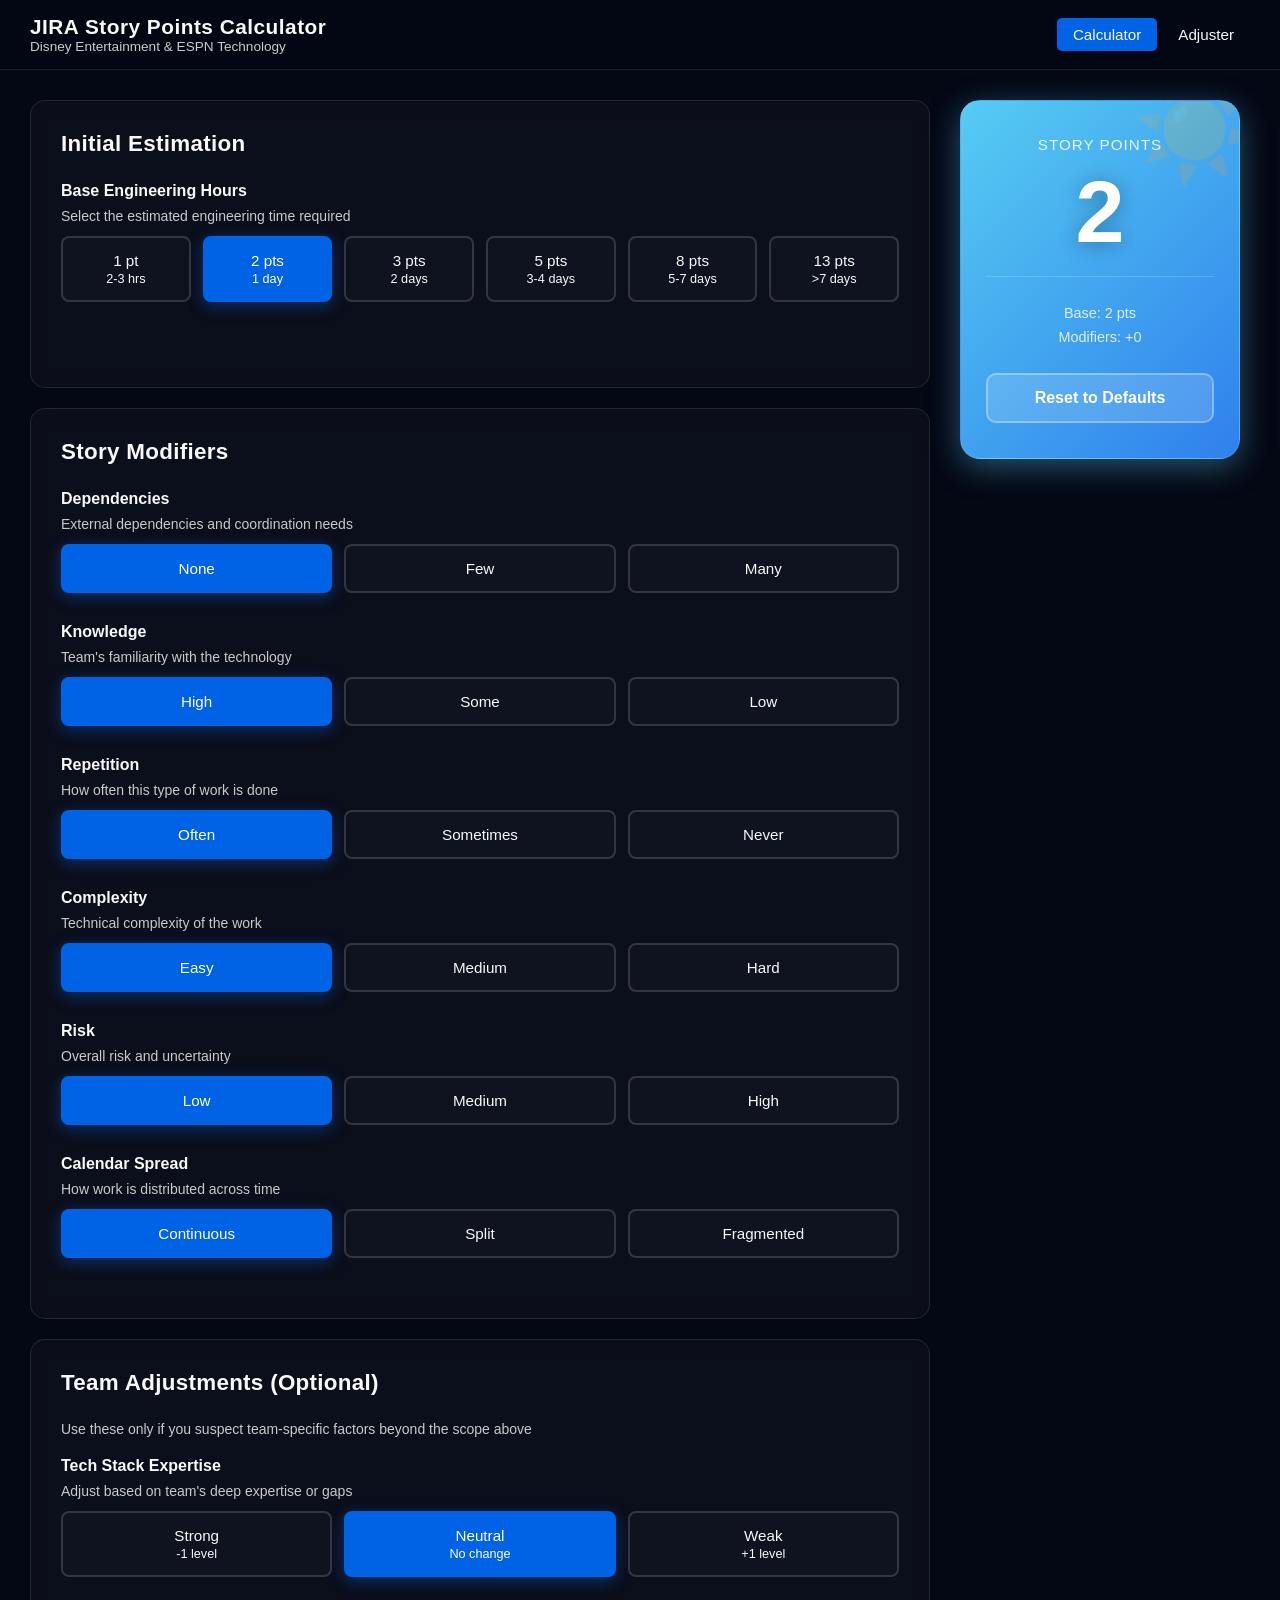
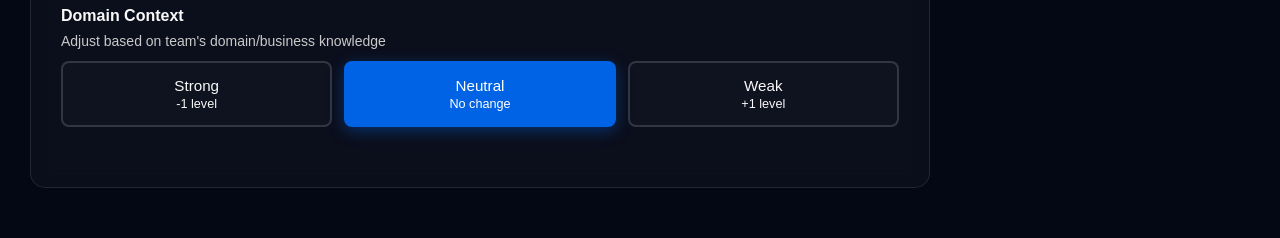
<file: calculator.html>
<!DOCTYPE html>
<html lang="en">
<head>
    <meta charset="UTF-8">
    <meta name="viewport" content="width=device-width, initial-scale=1.0">
    <title>JIRA Story Points Calculator</title>
    <style>
        * {
            margin: 0;
            padding: 0;
            box-sizing: border-box;
        }

        body {
            font-family: 'Avenir Next', -apple-system, BlinkMacSystemFont, 'Segoe UI', Roboto, Oxygen, Ubuntu, Cantarell, sans-serif;
            background: #040714;
            min-height: 100vh;
            color: #f9f9f9;
        }

        /* Header Bar */
        .header-bar {
            background: rgba(4, 7, 20, 0.95);
            backdrop-filter: blur(10px);
            border-bottom: 1px solid rgba(255, 255, 255, 0.1);
            padding: 15px 30px;
            position: sticky;
            top: 0;
            z-index: 100;
            display: flex;
            justify-content: space-between;
            align-items: center;
        }

        .header-logo {
            display: flex;
            align-items: center;
            gap: 15px;
        }

        .header-logo h1 {
            font-size: 1.3em;
            font-weight: 600;
            color: #f9f9f9;
            letter-spacing: 0.5px;
        }

        .header-subtitle {
            font-size: 0.85em;
            color: #cacaca;
            font-weight: 400;
        }

        nav {
            display: flex;
            gap: 5px;
        }

        nav a {
            color: #f9f9f9;
            text-decoration: none;
            padding: 8px 16px;
            border-radius: 5px;
            transition: all 0.3s ease;
            font-size: 0.95em;
            font-weight: 500;
        }

        nav a:hover {
            background: rgba(255, 255, 255, 0.1);
        }

        nav a.active {
            background: #0063e5;
        }

        /* Main Layout */
        .main-container {
            display: flex;
            max-width: 1400px;
            margin: 0 auto;
            padding: 30px;
            gap: 30px;
        }

        .content-area {
            flex: 1;
            max-width: 900px;
        }

        /* Sticky Points Display */
        .points-sidebar {
            position: sticky;
            top: 100px;
            width: 280px;
            height: fit-content;
        }

        .points-card {
            background: linear-gradient(135deg, #0063e5 0%, #0080ff 100%);
            border-radius: 20px;
            padding: 35px 25px;
            text-align: center;
            box-shadow: 0 8px 32px rgba(0, 99, 229, 0.3);
            border: 1px solid rgba(255, 255, 255, 0.1);
            transition: background 0.6s ease, box-shadow 0.6s ease;
            position: relative;
            overflow: hidden;
        }

        /* Weather backgrounds */
        .points-card.weather-clear-sky {
            background: linear-gradient(135deg, #A8E6FF 0%, #56CCF2 100%);
            box-shadow: 0 8px 32px rgba(168, 230, 255, 0.4);
        }

        .points-card.weather-sunny {
            background: linear-gradient(135deg, #56CCF2 0%, #2F80ED 100%);
            box-shadow: 0 8px 32px rgba(86, 204, 242, 0.4);
        }

        .points-card.weather-clear {
            background: linear-gradient(135deg, #4A90E2 0%, #357ABD 100%);
            box-shadow: 0 8px 32px rgba(74, 144, 226, 0.4);
        }

        .points-card.weather-cloudy {
            background: linear-gradient(135deg, #6B7C93 0%, #4A5568 100%);
            box-shadow: 0 8px 32px rgba(107, 124, 147, 0.4);
        }

        .points-card.weather-stormy {
            background: linear-gradient(135deg, #4A5568 0%, #2D3748 100%);
            box-shadow: 0 8px 32px rgba(74, 85, 104, 0.5);
        }

        .points-card.weather-extreme {
            background: linear-gradient(135deg, #E53E3E 0%, #C53030 100%);
            box-shadow: 0 8px 32px rgba(229, 62, 62, 0.6);
        }

        /* Weather icon overlay */
        .points-card::before {
            content: '';
            position: absolute;
            top: -30px;
            right: -30px;
            width: 150px;
            height: 150px;
            opacity: 0.15;
            font-size: 100px;
            transition: opacity 0.6s ease;
        }

        .points-card.weather-clear-sky::before {
            content: '☀️';
        }

        .points-card.weather-sunny::before {
            content: '☀️';
        }

        .points-card.weather-clear::before {
            content: '🌤️';
        }

        .points-card.weather-cloudy::before {
            content: '☁️';
        }

        .points-card.weather-stormy::before {
            content: '⛈️';
        }

        .points-card.weather-extreme::before {
            content: '🌪️';
        }

        .points-label {
            font-size: 0.95em;
            opacity: 0.9;
            margin-bottom: 15px;
            text-transform: uppercase;
            letter-spacing: 1px;
            font-weight: 500;
        }

        .points-value {
            font-size: 5.5em;
            font-weight: 700;
            line-height: 1;
            margin-bottom: 20px;
            color: #fff;
            text-shadow: 0 2px 20px rgba(0, 0, 0, 0.3);
        }

        .points-breakdown {
            font-size: 0.9em;
            opacity: 0.85;
            padding-top: 20px;
            border-top: 1px solid rgba(255, 255, 255, 0.2);
        }

        .points-breakdown div {
            margin: 8px 0;
        }

        .warning-banner {
            background: linear-gradient(135deg, #ff8c00 0%, #ff6b00 100%);
            border-radius: 12px;
            padding: 16px;
            margin-top: 20px;
            text-align: left;
            font-size: 0.9em;
            line-height: 1.5;
            border: 1px solid rgba(255, 255, 255, 0.2);
            box-shadow: 0 4px 16px rgba(255, 140, 0, 0.3);
        }

        .warning-banner strong {
            display: block;
            margin-bottom: 6px;
            font-size: 1.05em;
        }

        .reset-button {
            width: 100%;
            margin-top: 20px;
            padding: 14px 20px;
            background: rgba(255, 255, 255, 0.15);
            border: 2px solid rgba(255, 255, 255, 0.3);
            border-radius: 10px;
            color: white;
            font-size: 1em;
            font-weight: 600;
            cursor: pointer;
            transition: all 0.3s ease;
            font-family: inherit;
        }

        .reset-button:hover {
            background: rgba(255, 255, 255, 0.25);
            border-color: rgba(255, 255, 255, 0.5);
            transform: translateY(-2px);
            box-shadow: 0 4px 12px rgba(0, 0, 0, 0.2);
        }

        .reset-button:active {
            transform: translateY(0);
        }

        /* Cards */
        .card {
            background: rgba(255, 255, 255, 0.03);
            border: 1px solid rgba(255, 255, 255, 0.1);
            border-radius: 15px;
            padding: 30px;
            margin-bottom: 20px;
            backdrop-filter: blur(10px);
        }

        .section-title {
            font-size: 1.4em;
            margin-bottom: 25px;
            color: #f9f9f9;
            font-weight: 600;
            letter-spacing: 0.3px;
        }

        .control-group {
            margin-bottom: 30px;
        }

        /* Add extra space for hover tooltips in Initial Estimation */
        .card:first-of-type .control-group {
            padding-bottom: 25px;
        }

        .control-label {
            display: block;
            font-weight: 600;
            margin-bottom: 8px;
            font-size: 1em;
            color: #f9f9f9;
        }

        .control-description {
            font-size: 0.875em;
            color: #cacaca;
            margin-bottom: 12px;
        }

        .radio-group {
            display: flex;
            gap: 12px;
            flex-wrap: wrap;
        }

        .radio-option {
            flex: 1;
            min-width: 90px;
            position: relative;
        }

        .radio-option input[type="radio"] {
            display: none;
        }

        .radio-option label {
            display: block;
            padding: 14px 10px;
            border: 2px solid rgba(255, 255, 255, 0.15);
            border-radius: 8px;
            text-align: center;
            cursor: pointer;
            transition: all 0.2s ease;
            font-weight: 500;
            font-size: 0.95em;
            background: rgba(255, 255, 255, 0.02);
        }

        .radio-option input[type="radio"]:checked + label {
            background: #0063e5;
            color: white;
            border-color: #0063e5;
            box-shadow: 0 4px 16px rgba(0, 99, 229, 0.4);
        }

        .radio-option label:hover {
            border-color: #0063e5;
            background: rgba(0, 99, 229, 0.1);
        }

        /* Hover description for base estimation */
        .radio-option[data-description]::after {
            content: attr(data-description);
            position: absolute;
            bottom: -40px;
            left: 50%;
            transform: translateX(-50%) translateY(-10px);
            background: rgba(0, 99, 229, 0.95);
            color: white;
            padding: 8px 14px;
            border-radius: 8px;
            font-size: 0.9em;
            font-weight: 500;
            white-space: nowrap;
            z-index: 10;
            box-shadow: 0 4px 16px rgba(0, 99, 229, 0.3);
            pointer-events: none;
            opacity: 0;
            transition: opacity 0.4s ease, transform 0.4s ease;
        }

        .radio-option[data-description]:hover::after {
            opacity: 1;
            transform: translateX(-50%) translateY(0);
        }

        /* Responsive */
        @media (max-width: 1024px) {
            .main-container {
                flex-direction: column-reverse;
            }

            .points-sidebar {
                position: relative;
                top: 0;
                width: 100%;
                max-width: 400px;
                margin: 0 auto;
            }

            .content-area {
                max-width: 100%;
            }
        }
    </style>
</head>
<body>
    <div class="header-bar">
        <div class="header-logo">
            <div>
                <h1>JIRA Story Points Calculator</h1>
                <div class="header-subtitle">Disney Entertainment & ESPN Technology</div>
            </div>
        </div>
        <nav>
            <a href="calculator.html" class="active">Calculator</a>
            <a href="adjuster.html">Adjuster</a>
        </nav>
    </div>

    <div class="main-container">
        <div class="content-area">

        <div class="card">
            <h2 class="section-title">Initial Estimation</h2>
            <div class="control-group">
                <label class="control-label">Base Engineering Hours</label>
                <p class="control-description">Select the estimated engineering time required</p>
                <div class="radio-group">
                    <div class="radio-option" data-description="Minimal">
                        <input type="radio" id="base1" name="base" value="1">
                        <label for="base1">1 pt<br><small>2-3 hrs</small></label>
                    </div>
                    <div class="radio-option" data-description="Minor">
                        <input type="radio" id="base2" name="base" value="2" checked>
                        <label for="base2">2 pts<br><small>1 day</small></label>
                    </div>
                    <div class="radio-option" data-description="Moderate">
                        <input type="radio" id="base3" name="base" value="3">
                        <label for="base3">3 pts<br><small>2 days</small></label>
                    </div>
                    <div class="radio-option" data-description="Substantial">
                        <input type="radio" id="base5" name="base" value="5">
                        <label for="base5">5 pts<br><small>3-4 days</small></label>
                    </div>
                    <div class="radio-option" data-description="Extreme">
                        <input type="radio" id="base8" name="base" value="8">
                        <label for="base8">8 pts<br><small>5-7 days</small></label>
                    </div>
                    <div class="radio-option" data-description="Help me please!">
                        <input type="radio" id="base13" name="base" value="13">
                        <label for="base13">13 pts<br><small>>7 days</small></label>
                    </div>
                </div>
            </div>
        </div>

        <div class="card">
            <h2 class="section-title">Story Modifiers</h2>

            <div class="control-group">
                <label class="control-label">Dependencies</label>
                <p class="control-description">External dependencies and coordination needs</p>
                <div class="radio-group">
                    <div class="radio-option">
                        <input type="radio" id="dep-none" name="dependencies" value="0" checked>
                        <label for="dep-none">None</label>
                    </div>
                    <div class="radio-option">
                        <input type="radio" id="dep-few" name="dependencies" value="1">
                        <label for="dep-few">Few</label>
                    </div>
                    <div class="radio-option">
                        <input type="radio" id="dep-many" name="dependencies" value="2">
                        <label for="dep-many">Many</label>
                    </div>
                </div>
            </div>

            <div class="control-group">
                <label class="control-label">Knowledge</label>
                <p class="control-description">Team's familiarity with the technology</p>
                <div class="radio-group">
                    <div class="radio-option">
                        <input type="radio" id="know-expert" name="knowledge" value="0" checked>
                        <label for="know-expert">High</label>
                    </div>
                    <div class="radio-option">
                        <input type="radio" id="know-familiar" name="knowledge" value="1">
                        <label for="know-familiar">Some</label>
                    </div>
                    <div class="radio-option">
                        <input type="radio" id="know-novice" name="knowledge" value="2">
                        <label for="know-novice">Low</label>
                    </div>
                </div>
            </div>

            <div class="control-group">
                <label class="control-label">Repetition</label>
                <p class="control-description">How often this type of work is done</p>
                <div class="radio-group">
                    <div class="radio-option">
                        <input type="radio" id="rep-routine" name="repetition" value="0" checked>
                        <label for="rep-routine">Often</label>
                    </div>
                    <div class="radio-option">
                        <input type="radio" id="rep-occasional" name="repetition" value="1">
                        <label for="rep-occasional">Sometimes</label>
                    </div>
                    <div class="radio-option">
                        <input type="radio" id="rep-first" name="repetition" value="2">
                        <label for="rep-first">Never</label>
                    </div>
                </div>
            </div>

            <div class="control-group">
                <label class="control-label">Complexity</label>
                <p class="control-description">Technical complexity of the work</p>
                <div class="radio-group">
                    <div class="radio-option">
                        <input type="radio" id="comp-easy" name="complexity" value="0" checked>
                        <label for="comp-easy">Easy</label>
                    </div>
                    <div class="radio-option">
                        <input type="radio" id="comp-medium" name="complexity" value="1">
                        <label for="comp-medium">Medium</label>
                    </div>
                    <div class="radio-option">
                        <input type="radio" id="comp-hard" name="complexity" value="2">
                        <label for="comp-hard">Hard</label>
                    </div>
                </div>
            </div>

            <div class="control-group">
                <label class="control-label">Risk</label>
                <p class="control-description">Overall risk and uncertainty</p>
                <div class="radio-group">
                    <div class="radio-option">
                        <input type="radio" id="risk-low" name="risk" value="0" checked>
                        <label for="risk-low">Low</label>
                    </div>
                    <div class="radio-option">
                        <input type="radio" id="risk-medium" name="risk" value="1">
                        <label for="risk-medium">Medium</label>
                    </div>
                    <div class="radio-option">
                        <input type="radio" id="risk-high" name="risk" value="2">
                        <label for="risk-high">High</label>
                    </div>
                </div>
            </div>

            <div class="control-group">
                <label class="control-label">Calendar Spread</label>
                <p class="control-description">How work is distributed across time</p>
                <div class="radio-group">
                    <div class="radio-option">
                        <input type="radio" id="dur-minutes" name="duration" value="0" checked>
                        <label for="dur-minutes">Continuous</label>
                    </div>
                    <div class="radio-option">
                        <input type="radio" id="dur-hours" name="duration" value="1">
                        <label for="dur-hours">Split</label>
                    </div>
                    <div class="radio-option">
                        <input type="radio" id="dur-days" name="duration" value="2">
                        <label for="dur-days">Fragmented</label>
                    </div>
                </div>
            </div>
        </div>

        <div class="card">
            <h2 class="section-title">Team Adjustments (Optional)</h2>
            <p class="control-description" style="margin-bottom: 20px; color: #cacaca;">
                Use these only if you suspect team-specific factors beyond the scope above
            </p>

            <div class="control-group">
                <label class="control-label">Tech Stack Expertise</label>
                <p class="control-description">Adjust based on team's deep expertise or gaps</p>
                <div class="radio-group">
                    <div class="radio-option">
                        <input type="radio" id="expertise-plus" name="expertise" value="-1">
                        <label for="expertise-plus">Strong<br><small>-1 level</small></label>
                    </div>
                    <div class="radio-option">
                        <input type="radio" id="expertise-neutral" name="expertise" value="0" checked>
                        <label for="expertise-neutral">Neutral<br><small>No change</small></label>
                    </div>
                    <div class="radio-option">
                        <input type="radio" id="expertise-minus" name="expertise" value="1">
                        <label for="expertise-minus">Weak<br><small>+1 level</small></label>
                    </div>
                </div>
            </div>

            <div class="control-group">
                <label class="control-label">Domain Context</label>
                <p class="control-description">Adjust based on team's domain/business knowledge</p>
                <div class="radio-group">
                    <div class="radio-option">
                        <input type="radio" id="context-plus" name="context" value="-1">
                        <label for="context-plus">Strong<br><small>-1 level</small></label>
                    </div>
                    <div class="radio-option">
                        <input type="radio" id="context-neutral" name="context" value="0" checked>
                        <label for="context-neutral">Neutral<br><small>No change</small></label>
                    </div>
                    <div class="radio-option">
                        <input type="radio" id="context-minus" name="context" value="1">
                        <label for="context-minus">Weak<br><small>+1 level</small></label>
                    </div>
                </div>
            </div>
        </div>

        </div>

        <div class="points-sidebar">
            <div class="points-card">
                <div class="points-label">Story Points</div>
                <div class="points-value" id="final-points">2</div>
                <div class="points-breakdown">
                    <div>Base: <span id="breakdown-base">2</span> pts</div>
                    <div>Modifiers: +<span id="breakdown-modifiers">0</span></div>
                </div>
                <div id="warning-container"></div>
                <button class="reset-button" onclick="resetCalculator()">Reset to Defaults</button>
            </div>
        </div>
    </div>

    <script>
        const STORY_POINTS = [1, 2, 3, 5, 8, 13];

        function getBasePoints() {
            const selected = document.querySelector('input[name="base"]:checked');
            return parseInt(selected.value);
        }

        function getDependencies() {
            const selected = document.querySelector('input[name="dependencies"]:checked');
            return parseInt(selected.value);
        }

        function getKnowledge() {
            const selected = document.querySelector('input[name="knowledge"]:checked');
            return parseInt(selected.value);
        }

        function getRepetition() {
            const selected = document.querySelector('input[name="repetition"]:checked');
            return parseInt(selected.value);
        }

        function getComplexity() {
            const selected = document.querySelector('input[name="complexity"]:checked');
            return parseInt(selected.value);
        }

        function getRisk() {
            const selected = document.querySelector('input[name="risk"]:checked');
            return parseInt(selected.value);
        }

        function getDuration() {
            const selected = document.querySelector('input[name="duration"]:checked');
            return parseInt(selected.value);
        }

        function getExpertise() {
            const selected = document.querySelector('input[name="expertise"]:checked');
            return parseInt(selected.value);
        }

        function getContext() {
            const selected = document.querySelector('input[name="context"]:checked');
            return parseInt(selected.value);
        }

        function calculate() {
            const basePoints = getBasePoints();
            const dependencies = getDependencies();
            const knowledge = getKnowledge();
            const repetition = getRepetition();
            const complexity = getComplexity();
            const risk = getRisk();
            const duration = getDuration();

            // Sum all modifiers (additive)
            const modifiers = dependencies + knowledge + repetition + complexity + risk + duration;

            // Calculate total points with modifiers
            const totalPoints = basePoints + modifiers;

            // Find the closest story point value
            let currentIndex = STORY_POINTS.findIndex(p => p >= totalPoints);
            if (currentIndex === -1) currentIndex = STORY_POINTS.length - 1;

            // Apply team adjustments (shift index up or down)
            const expertise = getExpertise();
            const context = getContext();
            const teamAdjustment = expertise + context;

            let finalIndex = currentIndex + teamAdjustment;
            finalIndex = Math.max(0, Math.min(STORY_POINTS.length - 1, finalIndex));

            const finalPoints = STORY_POINTS[finalIndex];

            // Update display
            document.getElementById('final-points').textContent = finalPoints;
            document.getElementById('breakdown-base').textContent = basePoints;
            document.getElementById('breakdown-modifiers').textContent = modifiers;

            // Update weather background based on points
            const pointsCard = document.querySelector('.points-card');
            pointsCard.classList.remove('weather-clear-sky', 'weather-sunny', 'weather-clear', 'weather-cloudy', 'weather-stormy', 'weather-extreme');

            if (finalPoints === 1) {
                pointsCard.classList.add('weather-clear-sky');
            } else if (finalPoints === 2) {
                pointsCard.classList.add('weather-sunny');
            } else if (finalPoints === 3) {
                pointsCard.classList.add('weather-clear');
            } else if (finalPoints === 5) {
                pointsCard.classList.add('weather-cloudy');
            } else if (finalPoints === 8) {
                pointsCard.classList.add('weather-stormy');
            } else if (finalPoints === 13) {
                pointsCard.classList.add('weather-extreme');
            }

            // Show warning for 13-point stories
            const warningContainer = document.getElementById('warning-container');
            if (finalPoints === 13) {
                warningContainer.innerHTML = `
                    <div class="warning-banner">
                        <strong>⚠️ Consider Breaking Down</strong>
                        Stories at 13 points carry high risk. Can this be split into smaller deliverables?
                    </div>
                `;
            } else {
                warningContainer.innerHTML = '';
            }
        }

        function resetCalculator() {
            // Reset base to 2 points
            document.getElementById('base2').checked = true;

            // Reset all modifiers to 0 (first option)
            document.getElementById('dep-none').checked = true;
            document.getElementById('know-expert').checked = true;
            document.getElementById('rep-routine').checked = true;
            document.getElementById('comp-easy').checked = true;
            document.getElementById('risk-low').checked = true;
            document.getElementById('dur-minutes').checked = true;

            // Reset team adjustments to neutral
            document.getElementById('expertise-neutral').checked = true;
            document.getElementById('context-neutral').checked = true;

            // Recalculate
            calculate();
        }

        // Initialize - add event listeners to all radio buttons
        const radioGroups = ['base', 'dependencies', 'knowledge', 'repetition', 'complexity', 'risk', 'duration', 'expertise', 'context'];
        radioGroups.forEach(group => {
            document.querySelectorAll(`input[name="${group}"]`).forEach(radio => {
                radio.addEventListener('change', calculate);
            });
        });

        // Initial calculation
        calculate();
    </script>
</body>
</html>
</file>
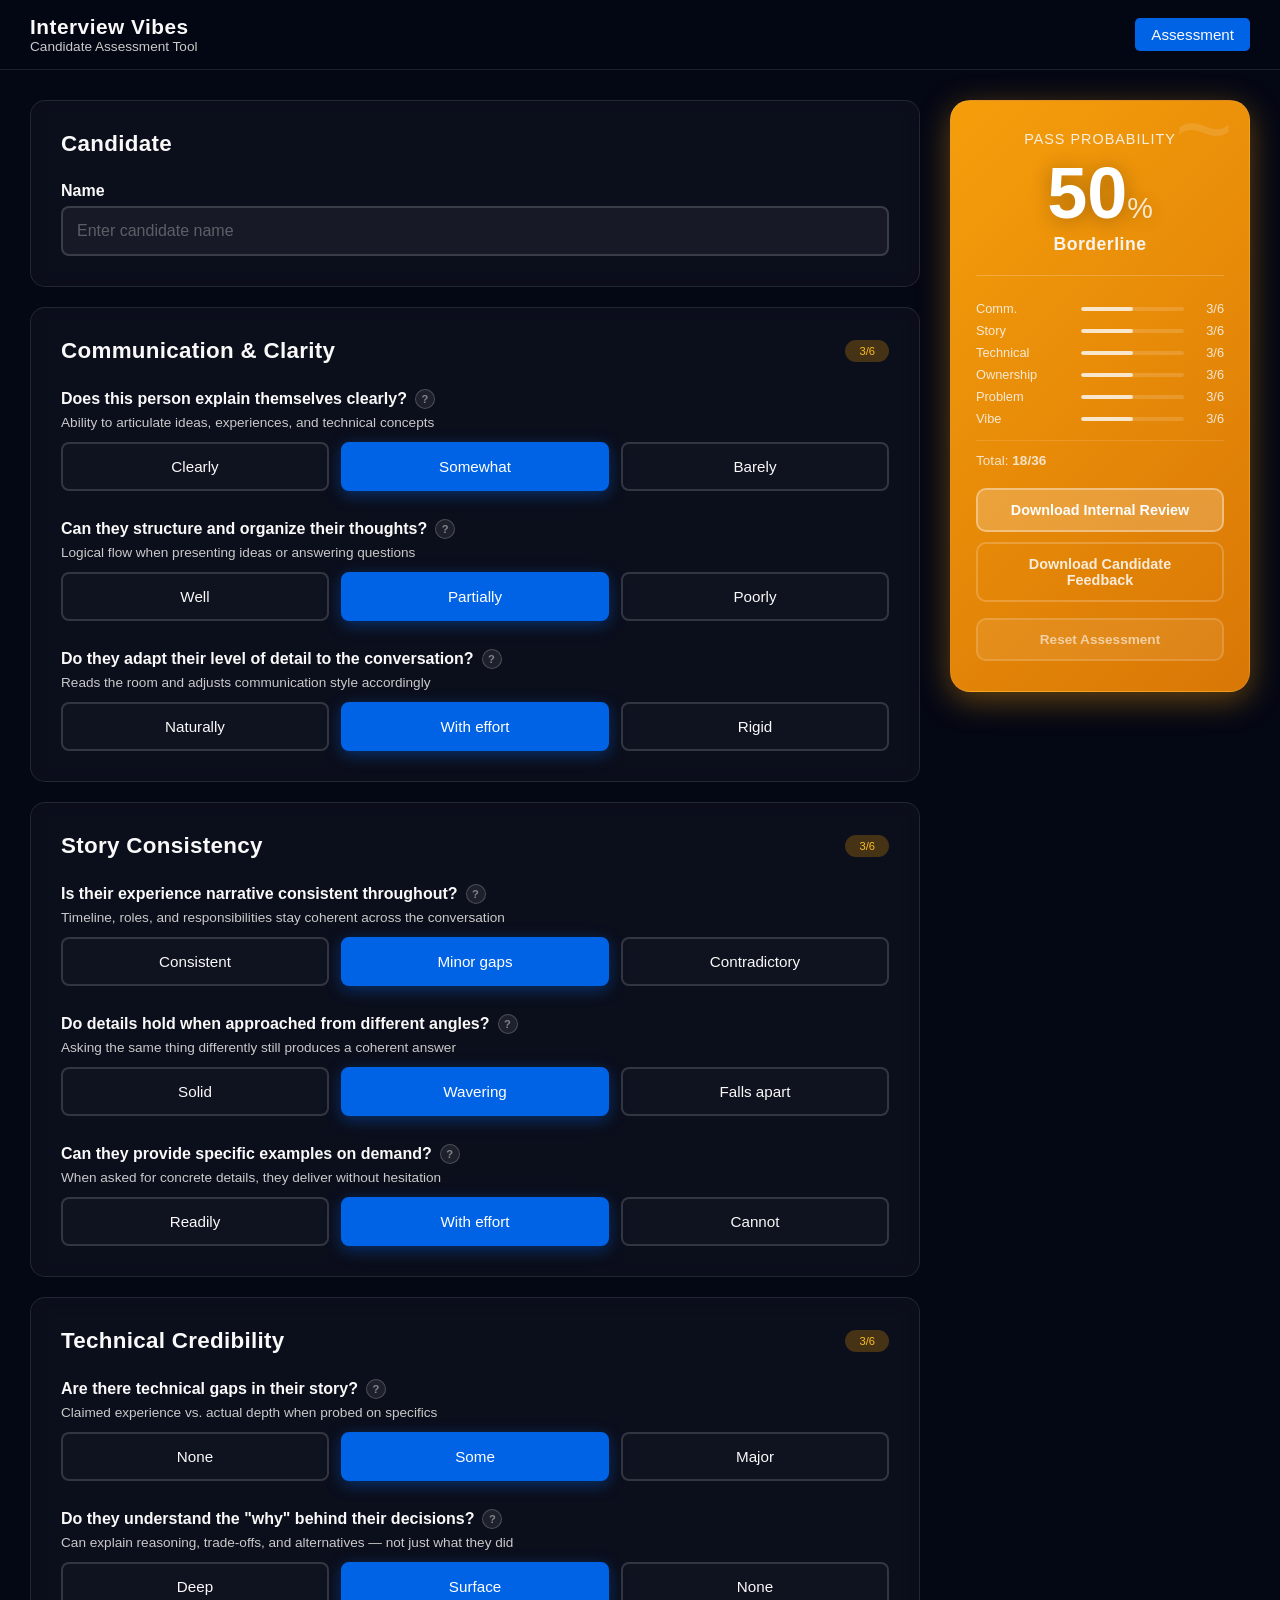
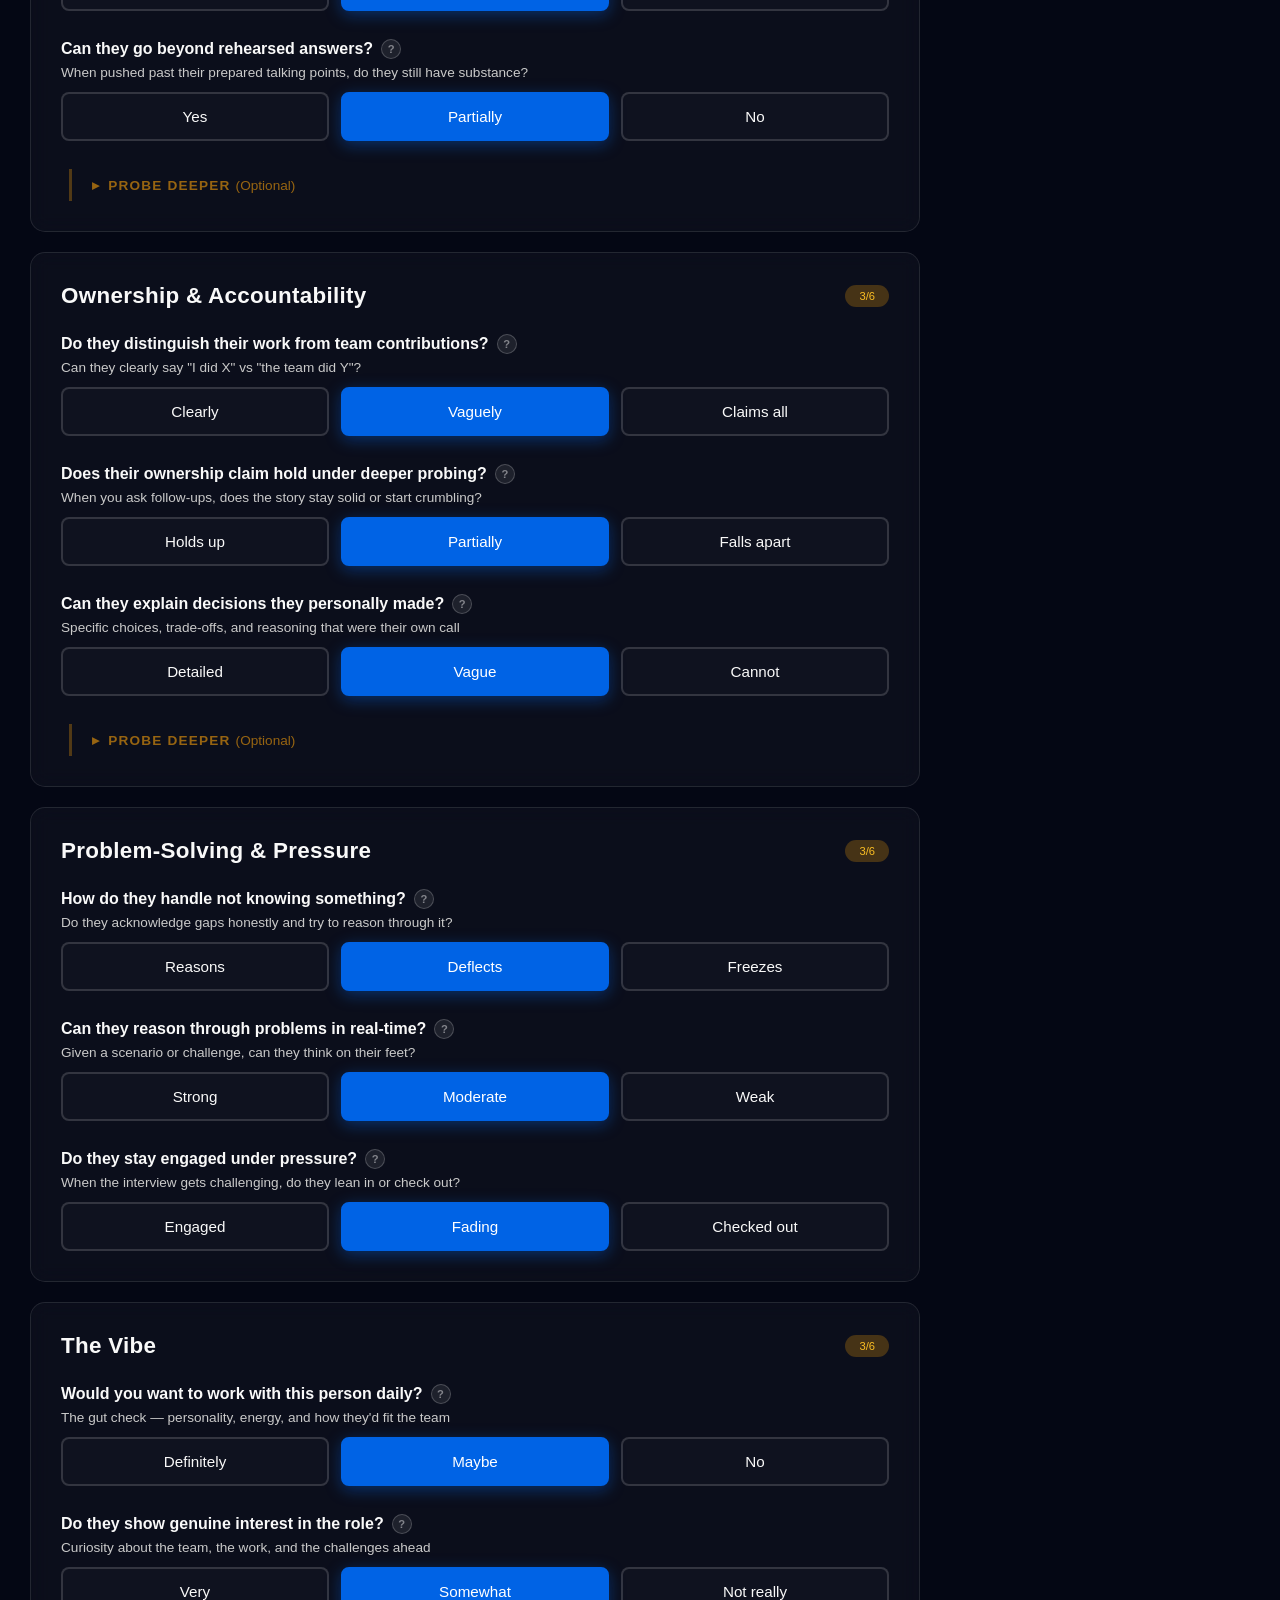
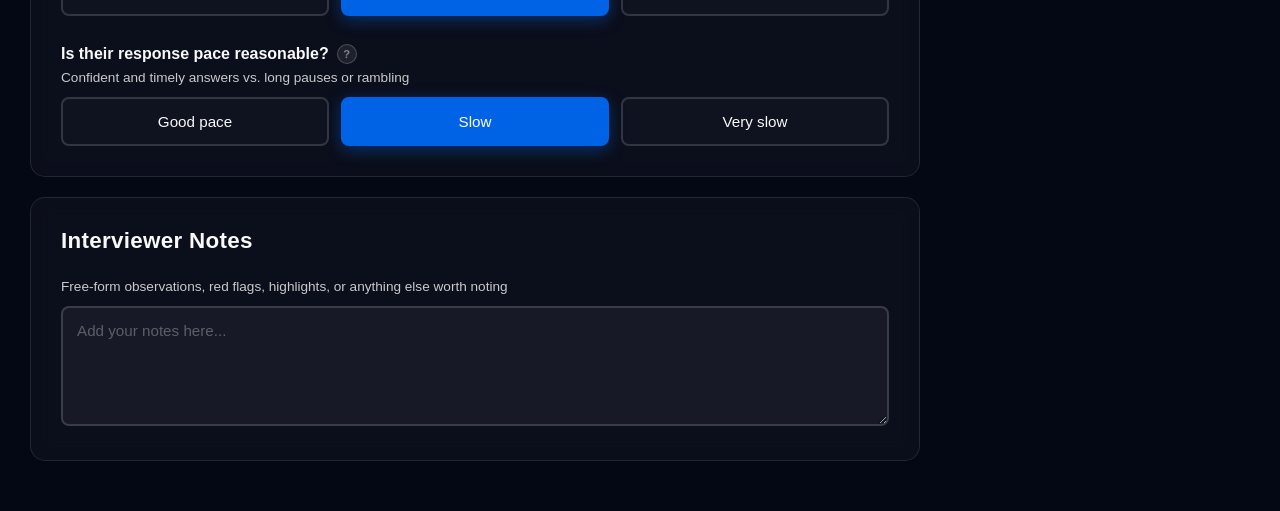
<file: interview-vibes.html>
<!DOCTYPE html>
<html lang="en">
<head>
    <meta charset="UTF-8">
    <meta name="viewport" content="width=device-width, initial-scale=1.0">
    <title>Interview Vibes — Candidate Assessment</title>
    <style>
        * { margin: 0; padding: 0; box-sizing: border-box; }

        body {
            font-family: 'Avenir Next', -apple-system, BlinkMacSystemFont, 'Segoe UI', Roboto, Oxygen, Ubuntu, Cantarell, sans-serif;
            background: #040714;
            min-height: 100vh;
            color: #f9f9f9;
        }

        .header-bar {
            background: rgba(4, 7, 20, 0.95);
            backdrop-filter: blur(10px);
            border-bottom: 1px solid rgba(255, 255, 255, 0.1);
            padding: 15px 30px;
            position: sticky; top: 0; z-index: 100;
            display: flex; justify-content: space-between; align-items: center;
        }
        .header-logo { display: flex; align-items: center; gap: 15px; }
        .header-logo h1 { font-size: 1.3em; font-weight: 600; color: #f9f9f9; letter-spacing: 0.5px; }
        .header-subtitle { font-size: 0.85em; color: #cacaca; font-weight: 400; }
        nav { display: flex; gap: 5px; }
        nav a { color: #f9f9f9; text-decoration: none; padding: 8px 16px; border-radius: 5px; transition: all 0.3s ease; font-size: 0.95em; font-weight: 500; }
        nav a:hover { background: rgba(255, 255, 255, 0.1); }
        nav a.active { background: #0063e5; }

        .main-container { display: flex; max-width: 1400px; margin: 0 auto; padding: 30px; gap: 30px; }
        .content-area { flex: 1; max-width: 900px; }

        /* Sidebar */
        .score-sidebar { position: sticky; top: 100px; width: 300px; height: fit-content; }
        .score-card {
            background: linear-gradient(135deg, #0063e5 0%, #0080ff 100%);
            border-radius: 20px; padding: 30px 25px; text-align: center;
            box-shadow: 0 8px 32px rgba(0, 99, 229, 0.3);
            border: 1px solid rgba(255, 255, 255, 0.1);
            transition: background 0.6s ease, box-shadow 0.6s ease;
            position: relative; overflow: hidden;
        }
        .score-card::before {
            content: ''; position: absolute; top: -30px; right: -30px;
            width: 150px; height: 150px; opacity: 0.12;
            font-size: 100px; transition: opacity 0.6s ease;
        }
        .score-card.verdict-strong-pass { background: linear-gradient(135deg, #22c55e 0%, #16a34a 100%); box-shadow: 0 8px 32px rgba(34,197,94,0.4); }
        .score-card.verdict-strong-pass::before { content: '\2713'; }
        .score-card.verdict-likely-pass { background: linear-gradient(135deg, #0063e5 0%, #0080ff 100%); box-shadow: 0 8px 32px rgba(0,99,229,0.3); }
        .score-card.verdict-likely-pass::before { content: '\2197'; }
        .score-card.verdict-borderline { background: linear-gradient(135deg, #f59e0b 0%, #d97706 100%); box-shadow: 0 8px 32px rgba(245,158,11,0.4); }
        .score-card.verdict-borderline::before { content: '~'; }
        .score-card.verdict-unlikely { background: linear-gradient(135deg, #4a5568 0%, #2d3748 100%); box-shadow: 0 8px 32px rgba(74,85,104,0.5); }
        .score-card.verdict-unlikely::before { content: '\2198'; }
        .score-card.verdict-no-pass { background: linear-gradient(135deg, #e53e3e 0%, #c53030 100%); box-shadow: 0 8px 32px rgba(229,62,62,0.6); }
        .score-card.verdict-no-pass::before { content: '\2717'; }

        .score-label { font-size: 0.9em; opacity: 0.9; margin-bottom: 10px; text-transform: uppercase; letter-spacing: 1px; font-weight: 500; }
        .score-value { font-size: 4.5em; font-weight: 700; line-height: 1; margin-bottom: 5px; color: #fff; text-shadow: 0 2px 20px rgba(0,0,0,0.3); }
        .score-value span { font-size: 0.4em; font-weight: 500; opacity: 0.8; }
        .verdict-label { font-size: 1.1em; font-weight: 600; margin-bottom: 20px; letter-spacing: 0.5px; opacity: 0.95; }

        .breakdown-section { padding-top: 18px; border-top: 1px solid rgba(255,255,255,0.2); text-align: left; }
        .breakdown-item { display: flex; align-items: center; margin: 7px 0; font-size: 0.8em; }
        .breakdown-label { width: 95px; opacity: 0.85; font-weight: 500; }
        .breakdown-bar { flex: 1; height: 4px; background: rgba(255,255,255,0.15); border-radius: 2px; margin: 0 10px; overflow: hidden; }
        .breakdown-fill { height: 100%; border-radius: 2px; background: rgba(255,255,255,0.75); transition: width 0.4s ease; }
        .breakdown-val { width: 30px; text-align: right; opacity: 0.85; font-weight: 500; }
        .score-total { margin-top: 14px; padding-top: 12px; border-top: 1px solid rgba(255,255,255,0.15); font-size: 0.85em; opacity: 0.8; }

        .sidebar-buttons { margin-top: 20px; }
        .download-btn { width: 100%; padding: 12px 16px; border-radius: 10px; font-size: 0.9em; font-weight: 600; cursor: pointer; transition: all 0.3s ease; font-family: inherit; margin-top: 10px; display: block; text-align: center; }
        .download-btn:hover { transform: translateY(-2px); }
        .download-btn:active { transform: translateY(0); }
        .download-btn-primary { background: rgba(255,255,255,0.2); border: 2px solid rgba(255,255,255,0.35); color: white; }
        .download-btn-primary:hover { background: rgba(255,255,255,0.3); border-color: rgba(255,255,255,0.5); box-shadow: 0 4px 12px rgba(0,0,0,0.2); }
        .download-btn-secondary { background: transparent; border: 2px solid rgba(255,255,255,0.2); color: rgba(255,255,255,0.85); }
        .download-btn-secondary:hover { background: rgba(255,255,255,0.1); border-color: rgba(255,255,255,0.35); box-shadow: 0 4px 12px rgba(0,0,0,0.15); }
        .reset-button { width: 100%; margin-top: 16px; padding: 12px 16px; background: rgba(255,255,255,0.08); border: 2px solid rgba(255,255,255,0.15); border-radius: 10px; color: rgba(255,255,255,0.6); font-size: 0.85em; font-weight: 600; cursor: pointer; transition: all 0.3s ease; font-family: inherit; }
        .reset-button:hover { background: rgba(255,255,255,0.15); border-color: rgba(255,255,255,0.3); color: rgba(255,255,255,0.9); transform: translateY(-2px); }
        .reset-button:active { transform: translateY(0); }

        /* Cards */
        .card { background: rgba(255,255,255,0.03); border: 1px solid rgba(255,255,255,0.1); border-radius: 15px; padding: 30px; margin-bottom: 20px; backdrop-filter: blur(10px); }
        .section-title { font-size: 1.4em; margin-bottom: 25px; color: #f9f9f9; font-weight: 600; letter-spacing: 0.3px; display: flex; align-items: center; justify-content: space-between; }
        .category-badge { font-size: 0.5em; padding: 5px 14px; border-radius: 20px; background: rgba(255,255,255,0.1); font-weight: 500; letter-spacing: 0; transition: background 0.3s ease, color 0.3s ease; }
        .category-badge.score-high { background: rgba(34,197,94,0.25); color: #4ade80; }
        .category-badge.score-mid { background: rgba(245,158,11,0.25); color: #fbbf24; }
        .category-badge.score-low { background: rgba(229,62,62,0.25); color: #f87171; }

        .control-group { margin-bottom: 28px; }
        .control-group:last-child { margin-bottom: 0; }

        /* Question header with help button */
        .control-header { display: flex; align-items: center; gap: 8px; margin-bottom: 6px; }
        .control-header .control-label { margin-bottom: 0; }
        .control-label { display: block; font-weight: 600; margin-bottom: 6px; font-size: 1em; color: #f9f9f9; }
        .control-description { font-size: 0.85em; color: #cacaca; margin-bottom: 12px; }

        /* Help trigger button */
        .help-trigger {
            display: inline-flex; align-items: center; justify-content: center;
            width: 20px; height: 20px; border-radius: 50%; flex-shrink: 0;
            background: rgba(255,255,255,0.08); border: 1px solid rgba(255,255,255,0.2);
            color: rgba(255,255,255,0.45); font-size: 0.7em; font-weight: 700;
            cursor: pointer; transition: all 0.2s; font-family: inherit;
        }
        .help-trigger:hover { background: rgba(0,99,229,0.3); border-color: #0063e5; color: #fff; }

        /* Help modal */
        .help-overlay {
            display: none; position: fixed; top: 0; left: 0; right: 0; bottom: 0;
            background: rgba(4,7,20,0.8); backdrop-filter: blur(4px);
            z-index: 200; align-items: center; justify-content: center;
        }
        .help-overlay.visible { display: flex; }
        .help-modal {
            background: #1a1d2e; border: 1px solid rgba(255,255,255,0.15);
            border-radius: 16px; padding: 28px; max-width: 460px; width: 90%;
            box-shadow: 0 16px 48px rgba(0,0,0,0.5); position: relative;
            max-height: 80vh; overflow-y: auto;
        }
        .help-modal-close {
            position: absolute; top: 14px; right: 16px; background: none; border: none;
            color: rgba(255,255,255,0.4); font-size: 1.3em; cursor: pointer; padding: 4px 8px;
            transition: color 0.2s; font-family: inherit;
        }
        .help-modal-close:hover { color: #fff; }
        .help-modal h3 { font-size: 1.1em; margin-bottom: 18px; color: #f9f9f9; padding-right: 30px; line-height: 1.4; }
        .help-section { margin-bottom: 16px; }
        .help-section:last-child { margin-bottom: 0; }
        .help-section-label { font-size: 0.72em; text-transform: uppercase; letter-spacing: 1.2px; color: #0080ff; font-weight: 600; margin-bottom: 8px; }
        .help-section p { font-size: 0.88em; color: #cacaca; line-height: 1.6; }
        .help-section ul { list-style: none; padding: 0; }
        .help-section li { font-size: 0.88em; color: #cacaca; padding: 3px 0 3px 16px; position: relative; line-height: 1.5; }
        .help-section li::before { content: '\2022'; position: absolute; left: 0; color: rgba(255,255,255,0.3); }

        .radio-group { display: flex; gap: 12px; flex-wrap: wrap; }
        .radio-option { flex: 1; min-width: 90px; position: relative; }
        .radio-option input[type="radio"] { display: none; }
        .radio-option label { display: block; padding: 14px 10px; border: 2px solid rgba(255,255,255,0.15); border-radius: 8px; text-align: center; cursor: pointer; transition: all 0.2s ease; font-weight: 500; font-size: 0.95em; background: rgba(255,255,255,0.02); }
        .radio-option input[type="radio"]:checked + label { background: #0063e5; color: white; border-color: #0063e5; box-shadow: 0 4px 16px rgba(0,99,229,0.4); }
        .radio-option label:hover { border-color: #0063e5; background: rgba(0,99,229,0.1); }
        .radio-option.opt-good input[type="radio"]:checked + label { background: #16a34a; border-color: #16a34a; box-shadow: 0 4px 16px rgba(22,163,74,0.4); }
        .radio-option.opt-bad input[type="radio"]:checked + label { background: #dc2626; border-color: #dc2626; box-shadow: 0 4px 16px rgba(220,38,38,0.4); }

        .text-input { width: 100%; background: rgba(255,255,255,0.05); border: 2px solid rgba(255,255,255,0.15); border-radius: 8px; color: #f9f9f9; padding: 14px; font-family: inherit; font-size: 1em; transition: border-color 0.2s ease; }
        .text-input:focus { outline: none; border-color: #0063e5; }
        .text-input::placeholder { color: rgba(255,255,255,0.3); }

        .notes-textarea { width: 100%; min-height: 120px; background: rgba(255,255,255,0.05); border: 2px solid rgba(255,255,255,0.15); border-radius: 8px; color: #f9f9f9; padding: 14px; font-family: inherit; font-size: 0.95em; resize: vertical; transition: border-color 0.2s ease; }
        .notes-textarea:focus { outline: none; border-color: #0063e5; }
        .notes-textarea::placeholder { color: rgba(255,255,255,0.3); }

        /* Probe dropdown */
        .probe-dropdown { margin-top: 24px; border-left: 3px solid rgba(245,158,11,0.3); margin-left: 8px; padding-left: 20px; }
        .probe-dropdown[open] { border-left-color: #f59e0b; }
        .probe-toggle {
            font-size: 0.85em; font-weight: 600; color: rgba(245,158,11,0.6);
            text-transform: uppercase; letter-spacing: 1.2px; cursor: pointer;
            list-style: none; padding: 8px 0; transition: color 0.2s; user-select: none;
        }
        .probe-toggle::-webkit-details-marker { display: none; }
        .probe-toggle::before { content: '\25B8'; display: inline-block; margin-right: 8px; transition: transform 0.2s; }
        .probe-dropdown[open] .probe-toggle::before { transform: rotate(90deg); }
        .probe-toggle:hover { color: #f59e0b; }
        .probe-dropdown[open] .probe-toggle { color: #f59e0b; }
        .probe-tag { font-size: 1em; font-weight: 400; letter-spacing: 0; text-transform: none; transition: color 0.3s; }
        .probe-dropdown.recommended .probe-toggle { color: #f59e0b; }
        .probe-dropdown.recommended .probe-tag { color: #fbbf24; }
        .probe-hint { font-size: 0.82em; color: #cacaca; margin: 8px 0 20px 0; line-height: 1.5; }
        .probe-content .control-group { margin-bottom: 24px; }

        @media (max-width: 1024px) {
            .main-container { flex-direction: column-reverse; }
            .score-sidebar { position: relative; top: 0; width: 100%; max-width: 400px; margin: 0 auto; }
            .content-area { max-width: 100%; }
        }
        @media (max-width: 600px) {
            .header-bar { padding: 12px 16px; flex-direction: column; gap: 10px; }
            .main-container { padding: 16px; }
            .card { padding: 20px; }
            .radio-group { gap: 8px; }
            .radio-option { min-width: 70px; }
            .radio-option label { padding: 10px 6px; font-size: 0.85em; }
            .help-modal { padding: 20px; }
        }
    </style>
</head>
<body>
    <div class="header-bar">
        <div class="header-logo">
            <div>
                <h1>Interview Vibes</h1>
                <div class="header-subtitle">Candidate Assessment Tool</div>
            </div>
        </div>
        <nav>
            <a href="interview-vibes.html" class="active">Assessment</a>
        </nav>
    </div>

    <div class="main-container">
        <div class="content-area">

            <!-- Candidate Info -->
            <div class="card">
                <h2 class="section-title">Candidate</h2>
                <div class="control-group">
                    <label class="control-label">Name</label>
                    <input type="text" id="candidate-name" class="text-input" placeholder="Enter candidate name">
                </div>
            </div>

            <!-- Communication & Clarity -->
            <div class="card">
                <h2 class="section-title">Communication & Clarity <span class="category-badge" id="badge-comm">3/6</span></h2>

                <div class="control-group">
                    <div class="control-header">
                        <label class="control-label">Does this person explain themselves clearly?</label>
                        <button class="help-trigger" onclick="showHelp('comm-1')" type="button">?</button>
                    </div>
                    <p class="control-description">Ability to articulate ideas, experiences, and technical concepts</p>
                    <div class="radio-group">
                        <div class="radio-option opt-good"><input type="radio" id="comm-1-a" name="comm-1" value="2"><label for="comm-1-a">Clearly</label></div>
                        <div class="radio-option"><input type="radio" id="comm-1-b" name="comm-1" value="1" checked><label for="comm-1-b">Somewhat</label></div>
                        <div class="radio-option opt-bad"><input type="radio" id="comm-1-c" name="comm-1" value="0"><label for="comm-1-c">Barely</label></div>
                    </div>
                </div>

                <div class="control-group">
                    <div class="control-header">
                        <label class="control-label">Can they structure and organize their thoughts?</label>
                        <button class="help-trigger" onclick="showHelp('comm-2')" type="button">?</button>
                    </div>
                    <p class="control-description">Logical flow when presenting ideas or answering questions</p>
                    <div class="radio-group">
                        <div class="radio-option opt-good"><input type="radio" id="comm-2-a" name="comm-2" value="2"><label for="comm-2-a">Well</label></div>
                        <div class="radio-option"><input type="radio" id="comm-2-b" name="comm-2" value="1" checked><label for="comm-2-b">Partially</label></div>
                        <div class="radio-option opt-bad"><input type="radio" id="comm-2-c" name="comm-2" value="0"><label for="comm-2-c">Poorly</label></div>
                    </div>
                </div>

                <div class="control-group">
                    <div class="control-header">
                        <label class="control-label">Do they adapt their level of detail to the conversation?</label>
                        <button class="help-trigger" onclick="showHelp('comm-3')" type="button">?</button>
                    </div>
                    <p class="control-description">Reads the room and adjusts communication style accordingly</p>
                    <div class="radio-group">
                        <div class="radio-option opt-good"><input type="radio" id="comm-3-a" name="comm-3" value="2"><label for="comm-3-a">Naturally</label></div>
                        <div class="radio-option"><input type="radio" id="comm-3-b" name="comm-3" value="1" checked><label for="comm-3-b">With effort</label></div>
                        <div class="radio-option opt-bad"><input type="radio" id="comm-3-c" name="comm-3" value="0"><label for="comm-3-c">Rigid</label></div>
                    </div>
                </div>
            </div>

            <!-- Story Consistency -->
            <div class="card">
                <h2 class="section-title">Story Consistency <span class="category-badge" id="badge-story">3/6</span></h2>

                <div class="control-group">
                    <div class="control-header">
                        <label class="control-label">Is their experience narrative consistent throughout?</label>
                        <button class="help-trigger" onclick="showHelp('story-1')" type="button">?</button>
                    </div>
                    <p class="control-description">Timeline, roles, and responsibilities stay coherent across the conversation</p>
                    <div class="radio-group">
                        <div class="radio-option opt-good"><input type="radio" id="story-1-a" name="story-1" value="2"><label for="story-1-a">Consistent</label></div>
                        <div class="radio-option"><input type="radio" id="story-1-b" name="story-1" value="1" checked><label for="story-1-b">Minor gaps</label></div>
                        <div class="radio-option opt-bad"><input type="radio" id="story-1-c" name="story-1" value="0"><label for="story-1-c">Contradictory</label></div>
                    </div>
                </div>

                <div class="control-group">
                    <div class="control-header">
                        <label class="control-label">Do details hold when approached from different angles?</label>
                        <button class="help-trigger" onclick="showHelp('story-2')" type="button">?</button>
                    </div>
                    <p class="control-description">Asking the same thing differently still produces a coherent answer</p>
                    <div class="radio-group">
                        <div class="radio-option opt-good"><input type="radio" id="story-2-a" name="story-2" value="2"><label for="story-2-a">Solid</label></div>
                        <div class="radio-option"><input type="radio" id="story-2-b" name="story-2" value="1" checked><label for="story-2-b">Wavering</label></div>
                        <div class="radio-option opt-bad"><input type="radio" id="story-2-c" name="story-2" value="0"><label for="story-2-c">Falls apart</label></div>
                    </div>
                </div>

                <div class="control-group">
                    <div class="control-header">
                        <label class="control-label">Can they provide specific examples on demand?</label>
                        <button class="help-trigger" onclick="showHelp('story-3')" type="button">?</button>
                    </div>
                    <p class="control-description">When asked for concrete details, they deliver without hesitation</p>
                    <div class="radio-group">
                        <div class="radio-option opt-good"><input type="radio" id="story-3-a" name="story-3" value="2"><label for="story-3-a">Readily</label></div>
                        <div class="radio-option"><input type="radio" id="story-3-b" name="story-3" value="1" checked><label for="story-3-b">With effort</label></div>
                        <div class="radio-option opt-bad"><input type="radio" id="story-3-c" name="story-3" value="0"><label for="story-3-c">Cannot</label></div>
                    </div>
                </div>
            </div>

            <!-- Technical Credibility -->
            <div class="card">
                <h2 class="section-title">Technical Credibility <span class="category-badge" id="badge-tech">3/6</span></h2>

                <div class="control-group">
                    <div class="control-header">
                        <label class="control-label">Are there technical gaps in their story?</label>
                        <button class="help-trigger" onclick="showHelp('tech-1')" type="button">?</button>
                    </div>
                    <p class="control-description">Claimed experience vs. actual depth when probed on specifics</p>
                    <div class="radio-group">
                        <div class="radio-option opt-good"><input type="radio" id="tech-1-a" name="tech-1" value="2"><label for="tech-1-a">None</label></div>
                        <div class="radio-option"><input type="radio" id="tech-1-b" name="tech-1" value="1" checked><label for="tech-1-b">Some</label></div>
                        <div class="radio-option opt-bad"><input type="radio" id="tech-1-c" name="tech-1" value="0"><label for="tech-1-c">Major</label></div>
                    </div>
                </div>

                <div class="control-group">
                    <div class="control-header">
                        <label class="control-label">Do they understand the "why" behind their decisions?</label>
                        <button class="help-trigger" onclick="showHelp('tech-2')" type="button">?</button>
                    </div>
                    <p class="control-description">Can explain reasoning, trade-offs, and alternatives — not just what they did</p>
                    <div class="radio-group">
                        <div class="radio-option opt-good"><input type="radio" id="tech-2-a" name="tech-2" value="2"><label for="tech-2-a">Deep</label></div>
                        <div class="radio-option"><input type="radio" id="tech-2-b" name="tech-2" value="1" checked><label for="tech-2-b">Surface</label></div>
                        <div class="radio-option opt-bad"><input type="radio" id="tech-2-c" name="tech-2" value="0"><label for="tech-2-c">None</label></div>
                    </div>
                </div>

                <div class="control-group">
                    <div class="control-header">
                        <label class="control-label">Can they go beyond rehearsed answers?</label>
                        <button class="help-trigger" onclick="showHelp('tech-3')" type="button">?</button>
                    </div>
                    <p class="control-description">When pushed past their prepared talking points, do they still have substance?</p>
                    <div class="radio-group">
                        <div class="radio-option opt-good"><input type="radio" id="tech-3-a" name="tech-3" value="2"><label for="tech-3-a">Yes</label></div>
                        <div class="radio-option"><input type="radio" id="tech-3-b" name="tech-3" value="1" checked><label for="tech-3-b">Partially</label></div>
                        <div class="radio-option opt-bad"><input type="radio" id="tech-3-c" name="tech-3" value="0"><label for="tech-3-c">No</label></div>
                    </div>
                </div>

                <details class="probe-dropdown" id="tech-probes">
                    <summary class="probe-toggle">Probe Deeper <span class="probe-tag" id="tech-probe-tag">(Optional)</span></summary>
                    <div class="probe-content">
                        <p class="probe-hint">Use these follow-up questions to investigate technical depth further.</p>
                        <div class="control-group">
                            <div class="control-header">
                                <label class="control-label">Does their exposure come from hands-on work?</label>
                                <button class="help-trigger" onclick="showHelp('tech-p1')" type="button">?</button>
                            </div>
                            <p class="control-description">Determine if knowledge is from direct experience or observation</p>
                            <div class="radio-group">
                                <div class="radio-option opt-good"><input type="radio" id="tp1-a" name="tech-p1" value="2"><label for="tp1-a">Hands-on</label></div>
                                <div class="radio-option"><input type="radio" id="tp1-b" name="tech-p1" value="1" checked><label for="tp1-b">Mixed</label></div>
                                <div class="radio-option opt-bad"><input type="radio" id="tp1-c" name="tech-p1" value="0"><label for="tp1-c">Observed</label></div>
                            </div>
                        </div>
                        <div class="control-group">
                            <div class="control-header">
                                <label class="control-label">Can they elaborate on specific implementations?</label>
                                <button class="help-trigger" onclick="showHelp('tech-p2')" type="button">?</button>
                            </div>
                            <p class="control-description">Ask for concrete details about tools, configs, or code they worked with</p>
                            <div class="radio-group">
                                <div class="radio-option opt-good"><input type="radio" id="tp2-a" name="tech-p2" value="2"><label for="tp2-a">Detailed</label></div>
                                <div class="radio-option"><input type="radio" id="tp2-b" name="tech-p2" value="1" checked><label for="tp2-b">Vague</label></div>
                                <div class="radio-option opt-bad"><input type="radio" id="tp2-c" name="tech-p2" value="0"><label for="tp2-c">Cannot</label></div>
                            </div>
                        </div>
                    </div>
                </details>
            </div>

            <!-- Ownership & Accountability -->
            <div class="card">
                <h2 class="section-title">Ownership & Accountability <span class="category-badge" id="badge-own">3/6</span></h2>

                <div class="control-group">
                    <div class="control-header">
                        <label class="control-label">Do they distinguish their work from team contributions?</label>
                        <button class="help-trigger" onclick="showHelp('own-1')" type="button">?</button>
                    </div>
                    <p class="control-description">Can they clearly say "I did X" vs "the team did Y"?</p>
                    <div class="radio-group">
                        <div class="radio-option opt-good"><input type="radio" id="own-1-a" name="own-1" value="2"><label for="own-1-a">Clearly</label></div>
                        <div class="radio-option"><input type="radio" id="own-1-b" name="own-1" value="1" checked><label for="own-1-b">Vaguely</label></div>
                        <div class="radio-option opt-bad"><input type="radio" id="own-1-c" name="own-1" value="0"><label for="own-1-c">Claims all</label></div>
                    </div>
                </div>

                <div class="control-group">
                    <div class="control-header">
                        <label class="control-label">Does their ownership claim hold under deeper probing?</label>
                        <button class="help-trigger" onclick="showHelp('own-2')" type="button">?</button>
                    </div>
                    <p class="control-description">When you ask follow-ups, does the story stay solid or start crumbling?</p>
                    <div class="radio-group">
                        <div class="radio-option opt-good"><input type="radio" id="own-2-a" name="own-2" value="2"><label for="own-2-a">Holds up</label></div>
                        <div class="radio-option"><input type="radio" id="own-2-b" name="own-2" value="1" checked><label for="own-2-b">Partially</label></div>
                        <div class="radio-option opt-bad"><input type="radio" id="own-2-c" name="own-2" value="0"><label for="own-2-c">Falls apart</label></div>
                    </div>
                </div>

                <div class="control-group">
                    <div class="control-header">
                        <label class="control-label">Can they explain decisions they personally made?</label>
                        <button class="help-trigger" onclick="showHelp('own-3')" type="button">?</button>
                    </div>
                    <p class="control-description">Specific choices, trade-offs, and reasoning that were their own call</p>
                    <div class="radio-group">
                        <div class="radio-option opt-good"><input type="radio" id="own-3-a" name="own-3" value="2"><label for="own-3-a">Detailed</label></div>
                        <div class="radio-option"><input type="radio" id="own-3-b" name="own-3" value="1" checked><label for="own-3-b">Vague</label></div>
                        <div class="radio-option opt-bad"><input type="radio" id="own-3-c" name="own-3" value="0"><label for="own-3-c">Cannot</label></div>
                    </div>
                </div>

                <details class="probe-dropdown" id="own-probes">
                    <summary class="probe-toggle">Probe Deeper <span class="probe-tag" id="own-probe-tag">(Optional)</span></summary>
                    <div class="probe-content">
                        <p class="probe-hint">Ownership concerns? Dig into whether the experience is genuinely theirs.</p>
                        <div class="control-group">
                            <div class="control-header">
                                <label class="control-label">Is this their direct experience or a coworker's?</label>
                                <button class="help-trigger" onclick="showHelp('own-p1')" type="button">?</button>
                            </div>
                            <p class="control-description">People sometimes absorb team stories as their own — probe for first-person details</p>
                            <div class="radio-group">
                                <div class="radio-option opt-good"><input type="radio" id="op1-a" name="own-p1" value="2"><label for="op1-a">Their own</label></div>
                                <div class="radio-option"><input type="radio" id="op1-b" name="own-p1" value="1" checked><label for="op1-b">Shared</label></div>
                                <div class="radio-option opt-bad"><input type="radio" id="op1-c" name="own-p1" value="0"><label for="op1-c">Someone else's</label></div>
                            </div>
                        </div>
                    </div>
                </details>
            </div>

            <!-- Problem-Solving & Pressure -->
            <div class="card">
                <h2 class="section-title">Problem-Solving & Pressure <span class="category-badge" id="badge-solve">3/6</span></h2>

                <div class="control-group">
                    <div class="control-header">
                        <label class="control-label">How do they handle not knowing something?</label>
                        <button class="help-trigger" onclick="showHelp('solve-1')" type="button">?</button>
                    </div>
                    <p class="control-description">Do they acknowledge gaps honestly and try to reason through it?</p>
                    <div class="radio-group">
                        <div class="radio-option opt-good"><input type="radio" id="solve-1-a" name="solve-1" value="2"><label for="solve-1-a">Reasons</label></div>
                        <div class="radio-option"><input type="radio" id="solve-1-b" name="solve-1" value="1" checked><label for="solve-1-b">Deflects</label></div>
                        <div class="radio-option opt-bad"><input type="radio" id="solve-1-c" name="solve-1" value="0"><label for="solve-1-c">Freezes</label></div>
                    </div>
                </div>

                <div class="control-group">
                    <div class="control-header">
                        <label class="control-label">Can they reason through problems in real-time?</label>
                        <button class="help-trigger" onclick="showHelp('solve-2')" type="button">?</button>
                    </div>
                    <p class="control-description">Given a scenario or challenge, can they think on their feet?</p>
                    <div class="radio-group">
                        <div class="radio-option opt-good"><input type="radio" id="solve-2-a" name="solve-2" value="2"><label for="solve-2-a">Strong</label></div>
                        <div class="radio-option"><input type="radio" id="solve-2-b" name="solve-2" value="1" checked><label for="solve-2-b">Moderate</label></div>
                        <div class="radio-option opt-bad"><input type="radio" id="solve-2-c" name="solve-2" value="0"><label for="solve-2-c">Weak</label></div>
                    </div>
                </div>

                <div class="control-group">
                    <div class="control-header">
                        <label class="control-label">Do they stay engaged under pressure?</label>
                        <button class="help-trigger" onclick="showHelp('solve-3')" type="button">?</button>
                    </div>
                    <p class="control-description">When the interview gets challenging, do they lean in or check out?</p>
                    <div class="radio-group">
                        <div class="radio-option opt-good"><input type="radio" id="solve-3-a" name="solve-3" value="2"><label for="solve-3-a">Engaged</label></div>
                        <div class="radio-option"><input type="radio" id="solve-3-b" name="solve-3" value="1" checked><label for="solve-3-b">Fading</label></div>
                        <div class="radio-option opt-bad"><input type="radio" id="solve-3-c" name="solve-3" value="0"><label for="solve-3-c">Checked out</label></div>
                    </div>
                </div>
            </div>

            <!-- The Vibe -->
            <div class="card">
                <h2 class="section-title">The Vibe <span class="category-badge" id="badge-vibe">3/6</span></h2>

                <div class="control-group">
                    <div class="control-header">
                        <label class="control-label">Would you want to work with this person daily?</label>
                        <button class="help-trigger" onclick="showHelp('vibe-1')" type="button">?</button>
                    </div>
                    <p class="control-description">The gut check — personality, energy, and how they'd fit the team</p>
                    <div class="radio-group">
                        <div class="radio-option opt-good"><input type="radio" id="vibe-1-a" name="vibe-1" value="2"><label for="vibe-1-a">Definitely</label></div>
                        <div class="radio-option"><input type="radio" id="vibe-1-b" name="vibe-1" value="1" checked><label for="vibe-1-b">Maybe</label></div>
                        <div class="radio-option opt-bad"><input type="radio" id="vibe-1-c" name="vibe-1" value="0"><label for="vibe-1-c">No</label></div>
                    </div>
                </div>

                <div class="control-group">
                    <div class="control-header">
                        <label class="control-label">Do they show genuine interest in the role?</label>
                        <button class="help-trigger" onclick="showHelp('vibe-2')" type="button">?</button>
                    </div>
                    <p class="control-description">Curiosity about the team, the work, and the challenges ahead</p>
                    <div class="radio-group">
                        <div class="radio-option opt-good"><input type="radio" id="vibe-2-a" name="vibe-2" value="2"><label for="vibe-2-a">Very</label></div>
                        <div class="radio-option"><input type="radio" id="vibe-2-b" name="vibe-2" value="1" checked><label for="vibe-2-b">Somewhat</label></div>
                        <div class="radio-option opt-bad"><input type="radio" id="vibe-2-c" name="vibe-2" value="0"><label for="vibe-2-c">Not really</label></div>
                    </div>
                </div>

                <div class="control-group">
                    <div class="control-header">
                        <label class="control-label">Is their response pace reasonable?</label>
                        <button class="help-trigger" onclick="showHelp('vibe-3')" type="button">?</button>
                    </div>
                    <p class="control-description">Confident and timely answers vs. long pauses or rambling</p>
                    <div class="radio-group">
                        <div class="radio-option opt-good"><input type="radio" id="vibe-3-a" name="vibe-3" value="2"><label for="vibe-3-a">Good pace</label></div>
                        <div class="radio-option"><input type="radio" id="vibe-3-b" name="vibe-3" value="1" checked><label for="vibe-3-b">Slow</label></div>
                        <div class="radio-option opt-bad"><input type="radio" id="vibe-3-c" name="vibe-3" value="0"><label for="vibe-3-c">Very slow</label></div>
                    </div>
                </div>
            </div>

            <!-- Notes -->
            <div class="card">
                <h2 class="section-title">Interviewer Notes</h2>
                <div class="control-group">
                    <p class="control-description">Free-form observations, red flags, highlights, or anything else worth noting</p>
                    <textarea id="notes" class="notes-textarea" placeholder="Add your notes here..."></textarea>
                </div>
            </div>

        </div>

        <!-- Sidebar -->
        <div class="score-sidebar">
            <div class="score-card" id="score-card">
                <div class="score-label">Pass Probability</div>
                <div class="score-value" id="score-pct">50<span>%</span></div>
                <div class="verdict-label" id="verdict-label">Borderline</div>
                <div class="breakdown-section">
                    <div class="breakdown-item"><span class="breakdown-label">Comm.</span><div class="breakdown-bar"><div class="breakdown-fill" id="bar-comm" style="width:50%"></div></div><span class="breakdown-val" id="val-comm">3/6</span></div>
                    <div class="breakdown-item"><span class="breakdown-label">Story</span><div class="breakdown-bar"><div class="breakdown-fill" id="bar-story" style="width:50%"></div></div><span class="breakdown-val" id="val-story">3/6</span></div>
                    <div class="breakdown-item"><span class="breakdown-label">Technical</span><div class="breakdown-bar"><div class="breakdown-fill" id="bar-tech" style="width:50%"></div></div><span class="breakdown-val" id="val-tech">3/6</span></div>
                    <div class="breakdown-item"><span class="breakdown-label">Ownership</span><div class="breakdown-bar"><div class="breakdown-fill" id="bar-own" style="width:50%"></div></div><span class="breakdown-val" id="val-own">3/6</span></div>
                    <div class="breakdown-item"><span class="breakdown-label">Problem</span><div class="breakdown-bar"><div class="breakdown-fill" id="bar-solve" style="width:50%"></div></div><span class="breakdown-val" id="val-solve">3/6</span></div>
                    <div class="breakdown-item"><span class="breakdown-label">Vibe</span><div class="breakdown-bar"><div class="breakdown-fill" id="bar-vibe" style="width:50%"></div></div><span class="breakdown-val" id="val-vibe">3/6</span></div>
                    <div class="score-total">Total: <strong><span id="score-total">18</span>/36</strong></div>
                </div>
                <div class="sidebar-buttons">
                    <button class="download-btn download-btn-primary" onclick="downloadInternal()">Download Internal Review</button>
                    <button class="download-btn download-btn-secondary" onclick="downloadFeedback()">Download Candidate Feedback</button>
                </div>
                <button class="reset-button" onclick="resetAssessment()">Reset Assessment</button>
            </div>
        </div>
    </div>

    <!-- Help Modal -->
    <div class="help-overlay" id="help-overlay" onclick="if(event.target===this)closeHelp()">
        <div class="help-modal">
            <button class="help-modal-close" onclick="closeHelp()" type="button">&times;</button>
            <h3 id="help-title"></h3>
            <div id="help-body"></div>
        </div>
    </div>

    <script>
        // ── Category definitions ──
        const CATEGORIES = {
            comm:  { questions: ['comm-1','comm-2','comm-3'],    name: 'Communication & Clarity',    short: 'Communication' },
            story: { questions: ['story-1','story-2','story-3'], name: 'Story Consistency',          short: 'Consistency' },
            tech:  { questions: ['tech-1','tech-2','tech-3'],    name: 'Technical Credibility',      short: 'Technical' },
            own:   { questions: ['own-1','own-2','own-3'],       name: 'Ownership & Accountability', short: 'Ownership' },
            solve: { questions: ['solve-1','solve-2','solve-3'], name: 'Problem-Solving & Pressure', short: 'Problem-Solving' },
            vibe:  { questions: ['vibe-1','vibe-2','vibe-3'],    name: 'The Vibe',                   short: 'Vibe' }
        };

        const QUESTION_TEXT = {
            'comm-1':  'Does this person explain themselves clearly?',
            'comm-2':  'Can they structure and organize their thoughts?',
            'comm-3':  'Do they adapt their level of detail to the conversation?',
            'story-1': 'Is their experience narrative consistent throughout?',
            'story-2': 'Do details hold when approached from different angles?',
            'story-3': 'Can they provide specific examples on demand?',
            'tech-1':  'Are there technical gaps in their story?',
            'tech-2':  'Do they understand the "why" behind their decisions?',
            'tech-3':  'Can they go beyond rehearsed answers?',
            'own-1':   'Do they distinguish their work from team contributions?',
            'own-2':   'Does their ownership claim hold under deeper probing?',
            'own-3':   'Can they explain decisions they personally made?',
            'solve-1': 'How do they handle not knowing something?',
            'solve-2': 'Can they reason through problems in real-time?',
            'solve-3': 'Do they stay engaged under pressure?',
            'vibe-1':  'Would you want to work with this person daily?',
            'vibe-2':  'Do they show genuine interest in the role?',
            'vibe-3':  'Is their response pace reasonable?',
            'tech-p1': 'Does their exposure come from hands-on work?',
            'tech-p2': 'Can they elaborate on specific implementations?',
            'own-p1':  'Is this their direct experience or a coworker\'s?'
        };

        const PROBE_NAMES = ['tech-p1', 'tech-p2', 'own-p1'];

        // ── Help content for each question ──
        const HELP_CONTENT = {
            'comm-1': {
                title: 'Assessing Communication Clarity',
                objective: 'How they explain in an interview is how they\'ll explain in a meeting with your client. This is the most visible skill.',
                ask: [
                    '"Walk me through your most recent project"',
                    '"Explain [something from their resume] to me like I\'m new to it"',
                    '"How would you describe what you do to a non-technical person?"'
                ],
                lookFor: [
                    'Uses clear, direct sentences without unnecessary jargon',
                    'Gets to the point — doesn\'t take 5 minutes for a 30-second answer',
                    'When they do use technical terms, they explain them naturally'
                ]
            },
            'comm-2': {
                title: 'Thought Structure & Organization',
                objective: 'Structured communication signals structured thinking. This person will write docs, explain things in stand-ups, and present to stakeholders.',
                ask: [
                    '"How did you approach solving [problem they mentioned]?"',
                    '"Walk me through your decision process for choosing [technology]"',
                    '"What steps did you follow when [situation]?"'
                ],
                lookFor: [
                    'Has a clear beginning, middle, and end to their answers',
                    'Doesn\'t jump between unrelated topics randomly',
                    'Can break complex topics into logical steps'
                ]
            },
            'comm-3': {
                title: 'Conversational Adaptability',
                objective: 'Client-facing roles require reading the room. Can they tell when you need more detail or less? Do they adjust?',
                ask: [
                    'Start with a high-level question, then ask to go deeper',
                    'Show slight confusion to see if they notice and adjust',
                    'Switch context suddenly to see how they handle the pivot'
                ],
                lookFor: [
                    'Adjusts depth when you seem lost or disengaged',
                    'Doesn\'t give 10-minute answers to simple questions',
                    'Notices your reactions and adapts pace accordingly'
                ]
            },
            'story-1': {
                title: 'Narrative Consistency',
                objective: 'Inconsistencies can indicate inflated or fabricated experience. A real story stays the same because it actually happened.',
                ask: [
                    'Ask about the same project at two different points in the conversation',
                    '"Earlier you mentioned [X] — tell me more about that timeline"',
                    '"How long were you in that role? What was the team size?"'
                ],
                lookFor: [
                    'Same timeline, same roles, same technologies each time',
                    'Numbers stay consistent (team size, duration, metrics)',
                    'Doesn\'t backtrack or contradict earlier statements'
                ]
            },
            'story-2': {
                title: 'Multi-Angle Consistency',
                objective: 'Real experience creates a 3D picture you can examine from any angle. Fabricated stories are flat — they only work from one direction.',
                ask: [
                    '"You mentioned [X] — how does that connect to [Y] you said earlier?"',
                    '"Who else was involved in that? What was their role?"',
                    'Rephrase a previous question differently and compare answers'
                ],
                lookFor: [
                    'Answers coherently regardless of which direction you approach from',
                    'Doesn\'t get confused or nervous when you rephrase things',
                    'Can explain relationships between different parts of their story'
                ]
            },
            'story-3': {
                title: 'Concrete Examples on Demand',
                objective: 'Real experience comes with specifics. Vague answers usually mean vague experience — or someone else\'s experience.',
                ask: [
                    '"Give me a concrete example of when you did that"',
                    '"What exactly did you do? What was the outcome?"',
                    '"What were the numbers? How did you measure success?"'
                ],
                lookFor: [
                    'Provides names, dates, metrics, specific tools',
                    'Doesn\'t default to vague generalities like "we improved things"',
                    'Can zoom into details without losing the thread'
                ]
            },
            'tech-1': {
                title: 'Identifying Technical Gaps',
                objective: 'Claimed skills need to have real depth behind them. Buzzwords without substance won\'t survive client interactions.',
                ask: [
                    '"How would you set up [X] from scratch?"',
                    '"What happens when [Y] fails? Walk me through your troubleshooting"',
                    '"What are the limitations of [tool they mentioned]?"'
                ],
                lookFor: [
                    'Goes beyond buzzwords into actual implementation details',
                    'Knows limitations and trade-offs, not just features',
                    'Can describe failure scenarios, not just happy paths'
                ]
            },
            'tech-2': {
                title: 'Understanding the "Why"',
                objective: 'Senior engineers explain reasoning. Junior engineers describe actions. If they can\'t explain why, they were probably following instructions.',
                ask: [
                    '"Why did you choose [X] over [Y]?"',
                    '"What alternatives did you consider?"',
                    '"If you had to do it again, would you make the same choice?"'
                ],
                lookFor: [
                    'Mentions alternatives that were considered and rejected',
                    'Explains trade-offs specific to their situation',
                    'Can discuss what they\'d change with hindsight'
                ]
            },
            'tech-3': {
                title: 'Beyond Rehearsed Answers',
                objective: 'Test if knowledge is memorized or battle-tested. Anyone can prepare talking points. Real experience handles curve balls.',
                ask: [
                    '"What would happen if [unexpected scenario]?"',
                    '"How about [edge case they didn\'t mention]?"',
                    '"What if [constraint] was different — how would that change your approach?"'
                ],
                lookFor: [
                    'Thinks through the problem instead of panicking',
                    'Attempts to reason even when unsure of the answer',
                    'Draws on related experience to work through unknowns'
                ]
            },
            'own-1': {
                title: 'Individual vs. Team Contributions',
                objective: 'Honest scoping of contributions shows maturity and self-awareness. Over-claiming everything shows insecurity or dishonesty.',
                ask: [
                    '"What was YOUR specific part in that project?"',
                    '"How many people worked on this? What did they handle?"',
                    '"Which decisions were yours vs. the team\'s?"'
                ],
                lookFor: [
                    'Uses "I" for their work and "we" for team efforts naturally',
                    'Doesn\'t claim solo credit for what was clearly a team effort',
                    'Can name teammates and their contributions'
                ]
            },
            'own-2': {
                title: 'Ownership Under Scrutiny',
                objective: 'Inflated claims collapse under scrutiny. Real ownership doesn\'t — because it actually happened that way.',
                ask: [
                    '"Walk me through the implementation step by step"',
                    '"Who made the final call on [X]? Why?"',
                    '"What was the hardest part YOU personally dealt with?"'
                ],
                lookFor: [
                    'Consistent level of detail throughout',
                    'Doesn\'t suddenly get vague when you press for specifics',
                    'Can describe the messy parts, not just the highlight reel'
                ]
            },
            'own-3': {
                title: 'Personal Decision-Making',
                objective: 'People who actually drove decisions can explain the context and constraints. People who followed instructions can\'t.',
                ask: [
                    '"Why did YOU choose that approach?"',
                    '"What constraints did you personally have to work around?"',
                    '"What would you have done differently now?"'
                ],
                lookFor: [
                    'First-person reasoning with specific context',
                    'Mentions constraints they personally dealt with',
                    'Has genuine opinions about what worked and what didn\'t'
                ]
            },
            'solve-1': {
                title: 'Handling Unknown Territory',
                objective: 'Nobody knows everything. How they handle gaps reveals character and how they\'ll perform in real work situations.',
                ask: [
                    'Ask something slightly outside their stated expertise',
                    '"Have you worked with [something adjacent to their stack]?"',
                    'Observe their reaction more than the answer itself'
                ],
                lookFor: [
                    'Says "I don\'t know" honestly, then attempts to reason through it',
                    'Doesn\'t bluff or make things up — that\'s worse than not knowing',
                    'Connects to what they DO know to make educated guesses'
                ]
            },
            'solve-2': {
                title: 'Real-Time Reasoning',
                objective: 'Troubleshooting and architecture require on-the-spot thinking. This can\'t be pre-rehearsed — it shows how they actually work.',
                ask: [
                    '"Imagine [scenario] — what\'s the first thing you\'d check?"',
                    '"How would you debug [X] if you had no documentation?"',
                    '"A service is down in production. Walk me through your process."'
                ],
                lookFor: [
                    'Systematic approach — doesn\'t just guess randomly',
                    'Asks clarifying questions before diving in',
                    'Thinks aloud so you can follow their reasoning'
                ]
            },
            'solve-3': {
                title: 'Engagement Under Pressure',
                objective: 'Client work involves pressure and tight deadlines. You need someone who leans in, not someone who checks out.',
                ask: [
                    'Push back on one of their answers. Play devil\'s advocate.',
                    '"I disagree — why not [alternative approach]?"',
                    'Increase the pace of questions slightly'
                ],
                lookFor: [
                    'Stays constructive and doesn\'t get defensive',
                    'Maintains energy and eye contact',
                    'Takes pushback as a conversation, not an attack'
                ]
            },
            'vibe-1': {
                title: 'The Daily Colleague Test',
                objective: 'Trust your gut. You\'ll be in meetings with this person regularly. This is the question you answer with your instinct, not analysis.',
                ask: [],
                lookFor: [
                    'Your natural reaction throughout the entire conversation',
                    'Did you enjoy talking to them? Did time fly or drag?',
                    'Would you grab a coffee with them? That\'s your answer.'
                ]
            },
            'vibe-2': {
                title: 'Genuine Role Interest',
                objective: 'Engaged candidates become engaged employees. People who are just looking for any job act differently from people who want THIS job.',
                ask: [
                    'Wait for them to ask YOU questions — do they?',
                    '"What attracted you to this role specifically?"',
                    '"What do you want to learn in the next year?"'
                ],
                lookFor: [
                    'Asks specific questions about the role, team, or challenges',
                    'Shows genuine curiosity, not just going through the motions',
                    'Has clearly researched the company or position'
                ]
            },
            'vibe-3': {
                title: 'Response Pace & Confidence',
                objective: 'Response time in an interview predicts response time in real work. Clients expect timely, confident answers.',
                ask: [],
                lookFor: [
                    'Answers simple questions quickly and concisely',
                    'Takes appropriate time for complex questions — thinking is fine, stalling isn\'t',
                    'Doesn\'t ramble for 5 minutes on a question that needs 30 seconds'
                ]
            },
            'tech-p1': {
                title: 'Hands-On vs. Observed Knowledge',
                objective: 'There\'s a big difference between "I configured it" and "I saw someone configure it". This probe separates the two.',
                ask: [
                    '"What was the exact command / config you used?"',
                    '"What errors did you run into?"',
                    '"How long did it take you to get it working?"'
                ],
                lookFor: [
                    'Can describe specific errors, gotchas, and workarounds',
                    'Remembers the frustrating parts — that\'s a sign they actually did it',
                    'Knows operational details, not just architectural overview'
                ]
            },
            'tech-p2': {
                title: 'Implementation Detail Depth',
                objective: 'Anyone can describe architecture at a high level. Implementation details reveal who actually built it.',
                ask: [
                    '"Show me how you would set that up — step by step"',
                    '"What config files did you modify? What parameters?"',
                    '"What monitoring did you add? How did you know it was working?"'
                ],
                lookFor: [
                    'Provides file names, config keys, CLI commands',
                    'Knows the order of operations and dependencies',
                    'Can describe what broke and how they fixed it'
                ]
            },
            'own-p1': {
                title: 'Direct vs. Borrowed Experience',
                objective: 'People sometimes absorb team accomplishments as their own story. This probe identifies whether the experience is firsthand.',
                ask: [
                    '"Were you the one who wrote that code / made that decision?"',
                    '"Who came up with that approach? Walk me through how it happened."',
                    '"If I asked your teammate, what would they say your role was?"'
                ],
                lookFor: [
                    'First-person details with emotional memory (frustration, pride, relief)',
                    'Can describe their specific contribution without hesitation',
                    'Doesn\'t get nervous when you ask "who exactly did what"'
                ]
            }
        };

        // ── Suggestions data ──
        const SUGGESTIONS = {
            comm: {
                strengthInternal: 'Clear and effective communicator — client-ready',
                strengthCandidate: 'You communicated your ideas clearly and effectively',
                concernInternal: 'Difficulty articulating ideas — may struggle in client-facing interactions',
                growthCandidate: 'Practice structuring your responses more concisely',
                tipsInternal: ['Consider a prep session on communication clarity before client interviews', 'May benefit from practicing technical explanations with non-technical audiences'],
                tipsCandidate: ['Try the STAR method (Situation, Task, Action, Result) for structuring responses', 'Practice explaining your experience out loud before interviews']
            },
            story: {
                strengthInternal: 'Consistent and well-prepared narrative',
                strengthCandidate: 'Your experience narrative was well-structured and consistent',
                concernInternal: 'Inconsistencies in experience narrative — possible experience inflation',
                growthCandidate: 'Prepare to discuss your experience from multiple perspectives',
                tipsInternal: ['Story inconsistencies suggest possible experience gaps', 'Recommend deeper reference checks on recent projects'],
                tipsCandidate: ['Review your project timeline and key milestones before your next interview', 'Prepare concrete examples with specific metrics and outcomes']
            },
            tech: {
                strengthInternal: 'Solid technical foundation — depth matches claimed experience',
                strengthCandidate: 'You demonstrated solid technical knowledge and understanding',
                concernInternal: 'Technical depth does not match claimed experience level',
                growthCandidate: 'Deepen your understanding of the tools and decisions in your background',
                tipsInternal: ['Consider a technical assessment or coding challenge as next step', 'Technical gaps may become more evident in client-facing scenarios'],
                tipsCandidate: ['Focus on the "why" behind your technical choices, not just the "what"', 'Consider hands-on labs or side projects to strengthen practical knowledge']
            },
            own: {
                strengthInternal: 'Clear accountability — can articulate personal contributions precisely',
                strengthCandidate: 'You clearly articulated your personal contributions and decisions',
                concernInternal: 'Ownership claims may be inflated — verify with references',
                growthCandidate: 'Be more specific about what you personally contributed vs. team efforts',
                tipsInternal: ['Candidate may have been in a supportive rather than leading role', 'Claims of ownership did not hold up under probing'],
                tipsCandidate: ['It\'s perfectly fine to say "I contributed to X" rather than "I built X"', 'Interviewers value honesty about scope over breadth of claims']
            },
            solve: {
                strengthInternal: 'Strong problem-solving under pressure — good troubleshooting instincts',
                strengthCandidate: 'You showed good composure and reasoning when working through challenges',
                concernInternal: 'Under-pressure performance is a concern for client-facing roles',
                growthCandidate: 'Practice working through unfamiliar problems out loud',
                tipsInternal: ['May struggle with production incidents or tight deadlines', 'Consider how this person would perform in high-pressure client scenarios'],
                tipsCandidate: ['Remember: saying "I don\'t know, but here\'s how I\'d approach it" is a strong answer', 'Practice thinking out loud — it shows your reasoning process']
            },
            vibe: {
                strengthInternal: 'Positive cultural fit — engaging personality, good energy',
                strengthCandidate: 'You showed genuine enthusiasm and engagement throughout',
                concernInternal: 'Cultural fit concerns — low engagement or apparent lack of interest',
                growthCandidate: 'Show more curiosity about the role and team during conversations',
                tipsInternal: ['Low engagement could signal lack of interest in this specific opportunity', 'May not integrate well with client team dynamics'],
                tipsCandidate: ['Research the team and role beforehand to ask informed questions', 'Aim for conversational, concise answers rather than monologues']
            }
        };

        const VERDICTS = [
            { min: 83, label: 'Strong Pass',  cls: 'verdict-strong-pass' },
            { min: 67, label: 'Likely Pass',   cls: 'verdict-likely-pass' },
            { min: 50, label: 'Borderline',    cls: 'verdict-borderline' },
            { min: 33, label: 'Unlikely',      cls: 'verdict-unlikely' },
            { min: 0,  label: 'No Pass',       cls: 'verdict-no-pass' }
        ];

        // ── Helpers ──
        function getVal(name) {
            const el = document.querySelector('input[name="' + name + '"]:checked');
            return el ? parseInt(el.value) : 1;
        }
        function getLabel(name) {
            const el = document.querySelector('input[name="' + name + '"]:checked');
            if (!el) return 'Not rated';
            return el.parentElement.querySelector('label').textContent.trim();
        }
        function getCatScore(catKey) {
            return CATEGORIES[catKey].questions.reduce(function(s, q) { return s + getVal(q); }, 0);
        }
        function getVerdict(pct) {
            return VERDICTS.find(function(v) { return pct >= v.min; }) || VERDICTS[VERDICTS.length - 1];
        }
        function sanitizeName(name) {
            return name.toLowerCase().replace(/[^a-z0-9]/g, '-').replace(/-+/g, '-').replace(/^-|-$/g, '') || 'candidate';
        }
        function today() {
            return new Date().toLocaleDateString('en-US', { year: 'numeric', month: 'long', day: 'numeric' });
        }

        // ── Help modal ──
        function showHelp(questionId) {
            var data = HELP_CONTENT[questionId];
            if (!data) return;
            document.getElementById('help-title').textContent = data.title;
            var html = '<div class="help-section"><div class="help-section-label">Objective</div><p>' + data.objective + '</p></div>';
            if (data.ask && data.ask.length > 0) {
                html += '<div class="help-section"><div class="help-section-label">Try Asking</div><ul>';
                data.ask.forEach(function(a) { html += '<li>' + a + '</li>'; });
                html += '</ul></div>';
            }
            html += '<div class="help-section"><div class="help-section-label">Look For</div><ul>';
            data.lookFor.forEach(function(l) { html += '<li>' + l + '</li>'; });
            html += '</ul></div>';
            document.getElementById('help-body').innerHTML = html;
            document.getElementById('help-overlay').classList.add('visible');
        }
        function closeHelp() {
            document.getElementById('help-overlay').classList.remove('visible');
        }
        document.addEventListener('keydown', function(e) { if (e.key === 'Escape') closeHelp(); });

        // ── Core calculation ──
        function calculate() {
            var total = 0;
            for (var key in CATEGORIES) {
                var s = getCatScore(key);
                total += s;
                var badge = document.getElementById('badge-' + key);
                badge.textContent = s + '/6';
                badge.className = 'category-badge ' + (s >= 5 ? 'score-high' : s >= 3 ? 'score-mid' : 'score-low');
                document.getElementById('bar-' + key).style.width = ((s / 6) * 100) + '%';
                document.getElementById('val-' + key).textContent = s + '/6';
            }
            var pct = Math.round((total / 36) * 100);
            var verdict = getVerdict(pct);
            document.getElementById('score-pct').innerHTML = pct + '<span>%</span>';
            document.getElementById('verdict-label').textContent = verdict.label;
            document.getElementById('score-total').textContent = total;
            document.getElementById('score-card').className = 'score-card ' + verdict.cls;
            updateProbeIndicators();
        }

        // ── Probe indicators ──
        function updateProbeIndicators() {
            var techWeak = ['tech-1','tech-2','tech-3'].some(function(n) { return getVal(n) === 0; });
            var techEl = document.getElementById('tech-probes');
            var techTag = document.getElementById('tech-probe-tag');
            if (techWeak) {
                techEl.classList.add('recommended');
                techTag.textContent = '(Recommended)';
            } else {
                techEl.classList.remove('recommended');
                techTag.textContent = '(Optional)';
            }

            var ownWeak = ['own-1','own-2','own-3'].some(function(n) { return getVal(n) === 0; });
            var ownEl = document.getElementById('own-probes');
            var ownTag = document.getElementById('own-probe-tag');
            if (ownWeak) {
                ownEl.classList.add('recommended');
                ownTag.textContent = '(Recommended)';
            } else {
                ownEl.classList.remove('recommended');
                ownTag.textContent = '(Optional)';
            }
        }

        // ── Internal Report ──
        function generateInternalReport() {
            var name = document.getElementById('candidate-name').value.trim() || 'Unnamed Candidate';
            var notes = document.getElementById('notes').value.trim();
            var total = 0;
            for (var k in CATEGORIES) total += getCatScore(k);
            var pct = Math.round((total / 36) * 100);
            var verdict = getVerdict(pct);

            var md = '# Interview Assessment — Internal Review\n\n';
            md += '**Candidate:** ' + name + '  \n';
            md += '**Date:** ' + today() + '  \n\n';
            md += '---\n\n## Result Summary\n\n';
            md += '| Metric | Value |\n|--------|-------|\n';
            md += '| **Score** | ' + total + '/36 (' + pct + '%) |\n';
            md += '| **Verdict** | ' + verdict.label + ' |\n';
            md += '| **Pass Probability** | ' + pct + '% |\n\n';
            md += '---\n\n## Detailed Assessment\n\n';

            for (var key in CATEGORIES) {
                var cat = CATEGORIES[key];
                var catScore = getCatScore(key);
                md += '### ' + cat.name + ' — ' + catScore + '/6\n\n';
                md += '| Question | Rating | Score |\n|----------|--------|-------|\n';
                cat.questions.forEach(function(q) {
                    md += '| ' + QUESTION_TEXT[q] + ' | ' + getLabel(q) + ' | ' + getVal(q) + '/2 |\n';
                });
                md += '\n';
                if (key === 'tech' && document.getElementById('tech-probes').open) {
                    md += '> **Probe Findings:**  \n';
                    md += '> - Hands-on exposure: **' + getLabel('tech-p1') + '** (' + getVal('tech-p1') + '/2)  \n';
                    md += '> - Implementation detail: **' + getLabel('tech-p2') + '** (' + getVal('tech-p2') + '/2)  \n\n';
                }
                if (key === 'own' && document.getElementById('own-probes').open) {
                    md += '> **Probe Findings:**  \n';
                    md += '> - Direct experience: **' + getLabel('own-p1') + '** (' + getVal('own-p1') + '/2)  \n\n';
                }
            }
            md += '---\n\n';

            var strengths = [], concerns = [], weakCats = [];
            for (var k2 in CATEGORIES) {
                var sc = getCatScore(k2);
                if (sc >= 5) strengths.push(SUGGESTIONS[k2].strengthInternal);
                if (sc <= 2) concerns.push(SUGGESTIONS[k2].concernInternal);
                if (sc <= 3) weakCats.push(k2);
            }

            md += '## Strengths\n\n';
            if (strengths.length) strengths.forEach(function(s) { md += '- ' + s + '\n'; });
            else md += '- No standout strengths identified — assessment is mostly neutral\n';
            md += '\n## Concerns\n\n';
            if (concerns.length) concerns.forEach(function(c) { md += '- ' + c + '\n'; });
            else md += '- No major concerns identified\n';
            md += '\n';

            if (weakCats.length) {
                md += '## Action Items\n\n';
                weakCats.forEach(function(wk) {
                    md += '**' + CATEGORIES[wk].short + ':**\n';
                    SUGGESTIONS[wk].tipsInternal.forEach(function(t) { md += '- ' + t + '\n'; });
                    md += '\n';
                });
            }

            md += '---\n\n## Recommendation\n\n';
            var weakNames = weakCats.map(function(wk) { return CATEGORIES[wk].short; }).join(', ');
            if (pct >= 83) md += '**Proceed to client interview.** Candidate demonstrates strong readiness across all assessment areas. Minimal preparation needed.\n';
            else if (pct >= 67) md += '**Proceed with preparation.** Schedule a brief prep session' + (weakNames ? ' focusing on ' + weakNames : '') + ' before client interview.\n';
            else if (pct >= 50) md += '**Hold for further evaluation.** Consider a second internal interview or technical assessment before client exposure.' + (weakNames ? ' Key areas: ' + weakNames + '.' : '') + '\n';
            else if (pct >= 33) md += '**Do not proceed at this time.** Significant gaps identified.' + (weakNames ? ' Focus areas: ' + weakNames + '.' : '') + ' Recommend targeted preparation before reconsidering.\n';
            else md += '**Do not proceed.** Candidate is not ready for client interviews. Consider alternative placement or an extended preparation period.\n';

            if (notes) md += '\n---\n\n## Interviewer Notes\n\n' + notes + '\n';
            md += '\n---\n\n*Generated by Interview Vibes — ' + today() + '*\n';
            return md;
        }

        // ── Candidate Feedback Report ──
        function generateCandidateReport() {
            var name = document.getElementById('candidate-name').value.trim() || 'Candidate';
            var total = 0;
            for (var k in CATEGORIES) total += getCatScore(k);
            var pct = Math.round((total / 36) * 100);

            var md = '# Interview Feedback\n\n';
            md += '**Candidate:** ' + name + '  \n';
            md += '**Date:** ' + today() + '  \n\n---\n\n## Overall Impression\n\n';
            if (pct >= 83) md += 'Your interview demonstrated excellent preparation and strong alignment with what we\'re looking for. You communicated effectively, showed solid technical depth, and engaged naturally throughout the conversation.\n\n';
            else if (pct >= 67) md += 'You showed solid performance in your interview with clear strengths in several areas. There are a few areas where additional preparation could make your profile even stronger.\n\n';
            else if (pct >= 50) md += 'Thank you for your time in the interview. You showed potential in some areas, while other areas would benefit from further development. Below are specific insights to help you prepare.\n\n';
            else if (pct >= 33) md += 'We appreciate the time you invested in the interview process. We identified several areas where focused preparation would significantly strengthen your profile for roles like this.\n\n';
            else md += 'Thank you for taking the time to interview with us. Based on our conversation, we believe there are foundational areas where additional experience and preparation would be beneficial.\n\n';

            var strengths = [], growth = [];
            for (var k2 in CATEGORIES) {
                var sc = getCatScore(k2);
                if (sc >= 5) strengths.push(SUGGESTIONS[k2].strengthCandidate);
                if (sc <= 3) growth.push({ key: k2, text: SUGGESTIONS[k2].growthCandidate, tips: SUGGESTIONS[k2].tipsCandidate });
            }

            md += '## What Went Well\n\n';
            if (strengths.length) strengths.forEach(function(s) { md += '- ' + s + '\n'; });
            else md += '- You participated actively and showed willingness to engage with the interview process\n';
            md += '\n## Areas for Growth\n\n';
            if (growth.length) {
                growth.forEach(function(g) {
                    md += '**' + CATEGORIES[g.key].short + ':** ' + g.text + '\n';
                    g.tips.forEach(function(t) { md += '- ' + t + '\n'; });
                    md += '\n';
                });
            } else md += '- Minor refinements could further strengthen an already strong showing\n\n';

            md += '## Suggested Next Steps\n\n';
            if (pct >= 83) md += 'Based on your strong performance, we\'re optimistic about moving forward. We\'ll be in touch with next steps soon.\n';
            else if (pct >= 67) md += 'We recommend reviewing the areas noted above before the next stage. A focused preparation session on the highlighted points would be beneficial.\n';
            else if (pct >= 50) md += 'We recommend dedicated preparation in the areas listed above. Consider practicing with mock interviews and preparing concrete examples from your experience.\n';
            else md += 'We recommend building additional hands-on experience and practicing interview scenarios. Focus on the specific areas identified above, and consider seeking mentorship or structured practice opportunities.\n';

            md += '\n---\n\n*This feedback is meant to support your professional development. We wish you the best in your career journey.*\n';
            return md;
        }

        // ── Downloads ──
        function downloadMarkdown(content, filename) {
            var blob = new Blob([content], { type: 'text/markdown' });
            var url = URL.createObjectURL(blob);
            var a = document.createElement('a');
            a.href = url; a.download = filename;
            document.body.appendChild(a); a.click();
            document.body.removeChild(a); URL.revokeObjectURL(url);
        }
        function downloadInternal() {
            downloadMarkdown(generateInternalReport(), sanitizeName(document.getElementById('candidate-name').value.trim()) + '-internal-review.md');
        }
        function downloadFeedback() {
            downloadMarkdown(generateCandidateReport(), sanitizeName(document.getElementById('candidate-name').value.trim()) + '-feedback.md');
        }

        // ── Reset ──
        function resetAssessment() {
            document.getElementById('candidate-name').value = '';
            document.getElementById('notes').value = '';
            var allGroups = Object.keys(CATEGORIES).reduce(function(arr, k) { return arr.concat(CATEGORIES[k].questions); }, []).concat(PROBE_NAMES);
            allGroups.forEach(function(name) {
                var mid = document.querySelector('input[name="' + name + '"][value="1"]');
                if (mid) mid.checked = true;
            });
            document.getElementById('tech-probes').removeAttribute('open');
            document.getElementById('own-probes').removeAttribute('open');
            calculate();
        }

        // ── Event listeners ──
        var allRadioNames = Object.keys(CATEGORIES).reduce(function(arr, k) { return arr.concat(CATEGORIES[k].questions); }, []).concat(PROBE_NAMES);
        allRadioNames.forEach(function(name) {
            document.querySelectorAll('input[name="' + name + '"]').forEach(function(radio) {
                radio.addEventListener('change', calculate);
            });
        });

        // ── Init ──
        calculate();
    </script>
</body>
</html>
</file>
